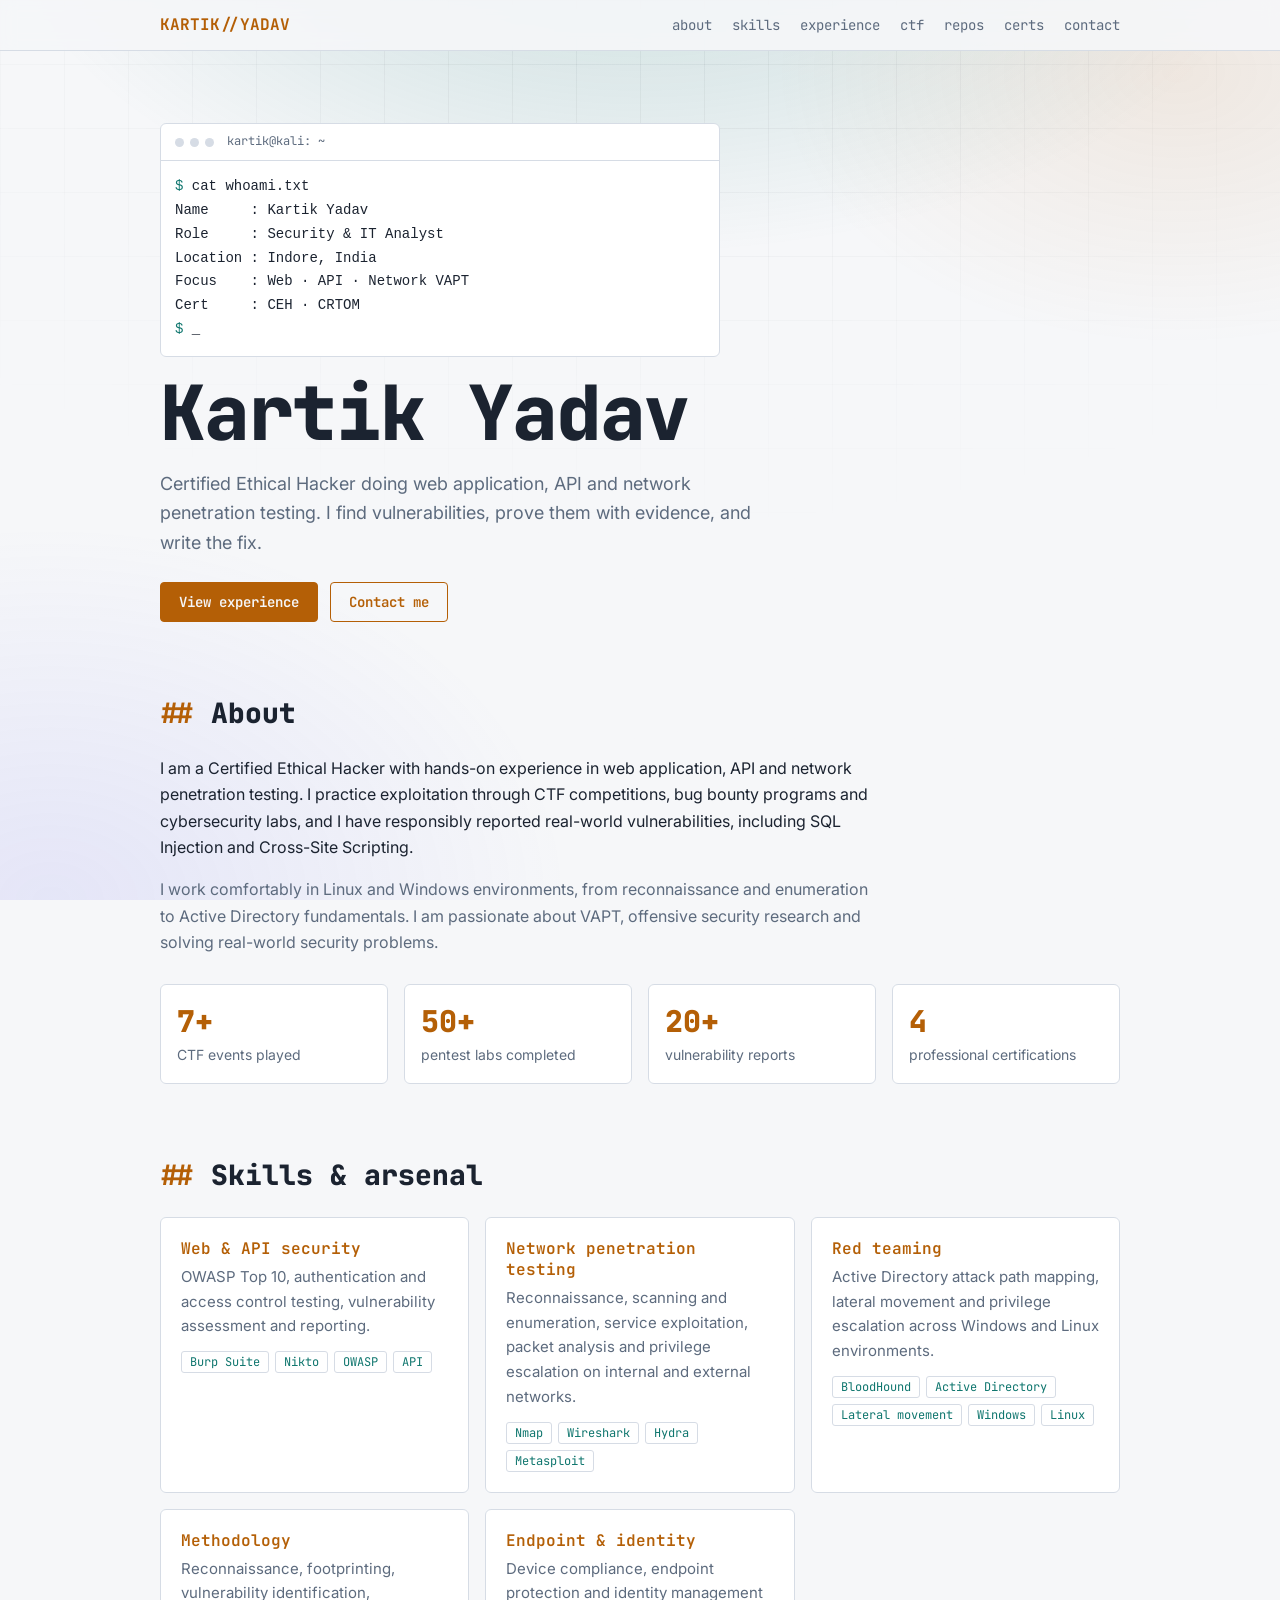
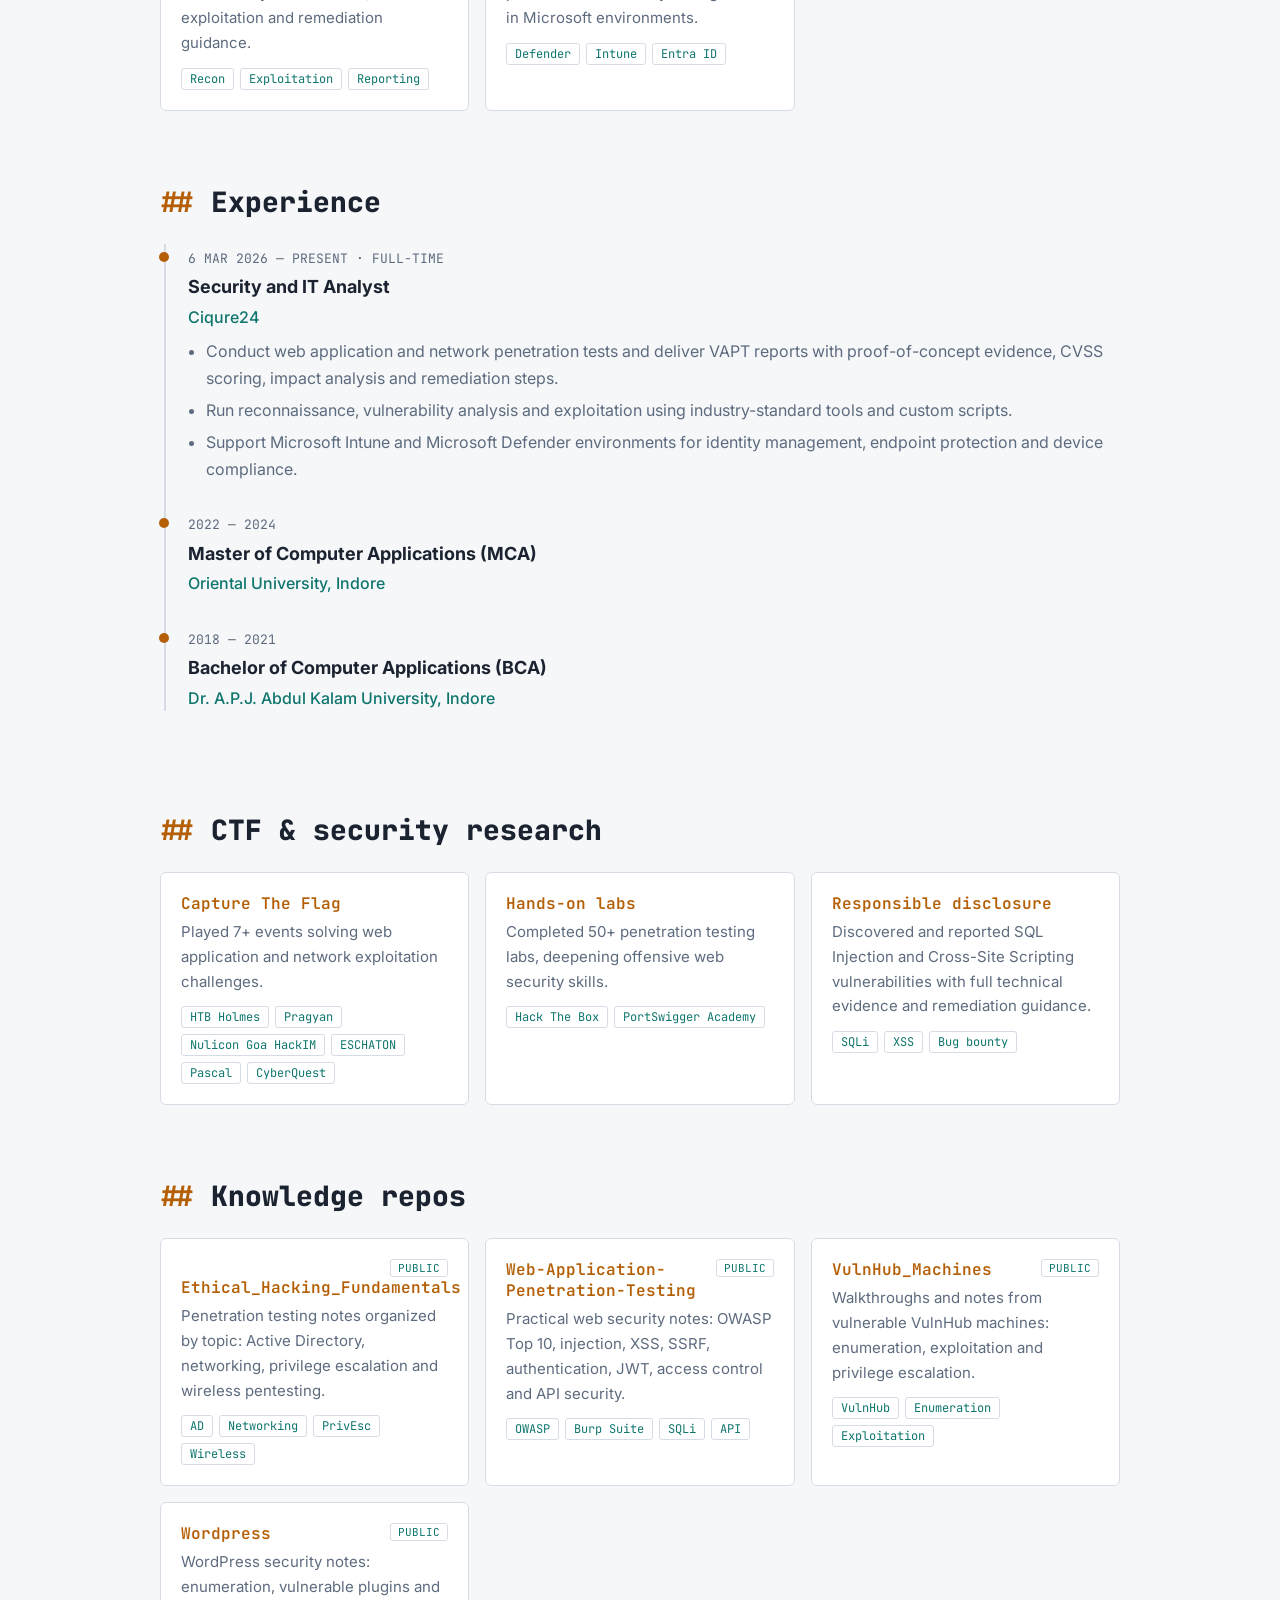
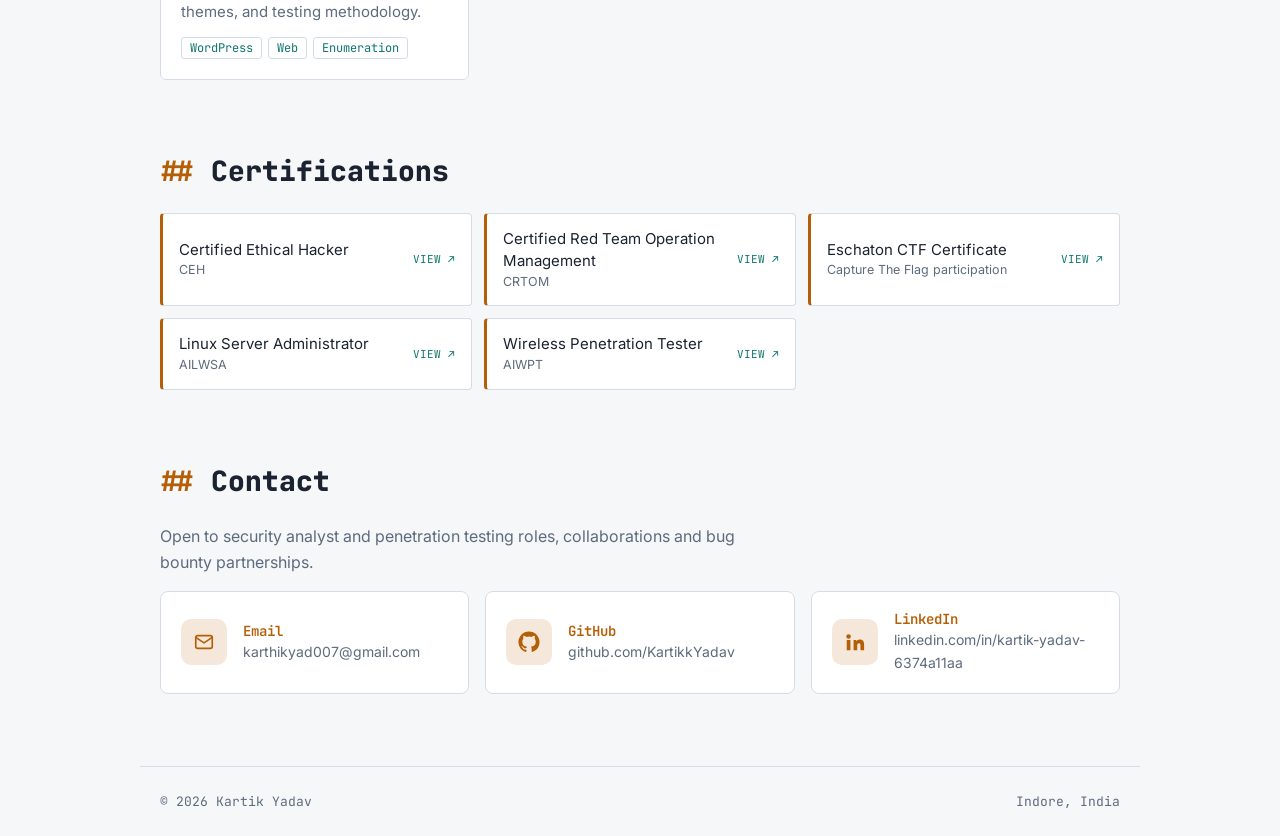
<file: index.html>
<!DOCTYPE html>
<html lang="en">
<head>
<meta charset="utf-8">
<meta name="viewport" content="width=device-width, initial-scale=1, viewport-fit=cover">
<title>Kartik Yadav | Security Analyst & Penetration Tester</title>
<meta name="description" content="Kartik Yadav, Certified Ethical Hacker. Web, API and network penetration testing, CTFs and responsible disclosure.">
<link rel="stylesheet" href="https://fonts.googleapis.com/css2?family=JetBrains+Mono:wght@400;600;800&family=Inter:wght@400;500;600&display=swap">
<style>
:root{--bg:#0d1117;--panel:#151b23;--line:#263040;--tx:#d5dde8;--mut:#8493a6;--ac:#ffb454;--ac2:#4fd1c5;box-sizing:border-box;padding-top:env(safe-area-inset-top,0px);padding-bottom:env(safe-area-inset-bottom,0px)}
@media (prefers-color-scheme:light){:root:not([data-theme="dark"]){--bg:#f6f7f9;--panel:#fff;--line:#d6dce5;--tx:#1b2330;--mut:#5d6b7e;--ac:#b45f06;--ac2:#0f766e}}
:root[data-theme="light"]{--bg:#f6f7f9;--panel:#fff;--line:#d6dce5;--tx:#1b2330;--mut:#5d6b7e;--ac:#b45f06;--ac2:#0f766e}
:root[data-theme="dark"]{--bg:#0d1117;--panel:#151b23;--line:#263040;--tx:#d5dde8;--mut:#8493a6;--ac:#ffb454;--ac2:#4fd1c5}
*{box-sizing:border-box}
html{scroll-behavior:smooth;scroll-padding-top:70px}
body{margin:0;background:var(--bg);color:var(--tx);font:16px/1.65 Inter,system-ui,sans-serif}
/* background: spotlight glow + fading fine grid + film grain (static, theme-aware) */
body::before{content:"";position:fixed;inset:0;z-index:-1;pointer-events:none;
background:
radial-gradient(900px 520px at 50% -120px,color-mix(in srgb,var(--ac2) 22%,transparent),transparent 72%),
radial-gradient(560px 380px at 92% 8%,color-mix(in srgb,var(--ac) 10%,transparent),transparent 72%),
radial-gradient(720px 520px at 4% 100%,color-mix(in srgb,#6366f1 12%,transparent),transparent 72%)}
body::after{content:"";position:fixed;inset:0;z-index:-1;pointer-events:none;
background:
linear-gradient(color-mix(in srgb,var(--tx) 6%,transparent) 1px,transparent 1px) 0 0/64px 64px,
linear-gradient(90deg,color-mix(in srgb,var(--tx) 6%,transparent) 1px,transparent 1px) 0 0/64px 64px;
-webkit-mask-image:radial-gradient(ellipse 75% 60% at 50% 0,#000 0%,transparent 100%);mask-image:radial-gradient(ellipse 75% 60% at 50% 0,#000 0%,transparent 100%)}
html::before{content:"";position:fixed;inset:0;z-index:-1;pointer-events:none;opacity:.07;mix-blend-mode:overlay;
background-image:url("data:image/svg+xml,%3Csvg xmlns='http://www.w3.org/2000/svg' width='160' height='160'%3E%3Cfilter id='n'%3E%3CfeTurbulence type='fractalNoise' baseFrequency='.8' numOctaves='2' stitchTiles='stitch'/%3E%3C/filter%3E%3Crect width='100%25' height='100%25' filter='url(%23n)'/%3E%3C/svg%3E")}
.mono{font-family:'JetBrains Mono',ui-monospace,Menlo,monospace}
a{color:var(--ac2);text-decoration:none}a:hover{text-decoration:underline}
a:focus-visible,button:focus-visible{outline:2px solid var(--ac);outline-offset:3px}
nav{position:sticky;top:0;z-index:5;background:color-mix(in srgb,var(--bg) 90%,transparent);backdrop-filter:blur(8px);border-bottom:1px solid var(--line)}
nav div{max-width:1000px;margin:auto;padding:12px 20px;display:flex;gap:20px;align-items:center;overflow-x:auto;white-space:nowrap}
nav b{color:var(--ac);margin-right:auto}
nav a{color:var(--mut);font-size:14px}
main{max-width:1000px;margin:auto;padding:0 20px}
section{padding:64px 0 8px}
h2{font:800 28px 'JetBrains Mono',monospace;margin:0 0 24px}
h2::before{content:"## ";color:var(--ac)}
.hero{padding-top:72px}
h1{font:800 clamp(40px,8vw,76px)/1 'JetBrains Mono',monospace;margin:18px 0 10px;letter-spacing:-2px}
.term{background:var(--panel);border:1px solid var(--line);border-radius:6px;font-size:14px;max-width:560px}
.term header{padding:8px 14px;border-bottom:1px solid var(--line);color:var(--mut);font-size:12px;display:flex;gap:6px;align-items:center}
.term header i{width:9px;height:9px;border-radius:50%;background:var(--line)}
.term pre{margin:0;padding:14px;white-space:pre-wrap;line-height:1.7}
.p{color:var(--ac2)}.k{color:var(--ac)}
.sub{color:var(--mut);max-width:620px;font-size:18px}
.btns{display:flex;gap:12px;flex-wrap:wrap;margin-top:24px}
.btn{padding:10px 18px;border:1px solid var(--ac);color:var(--ac);border-radius:4px;font:600 14px 'JetBrains Mono',monospace}
.btn.f{background:var(--ac);color:var(--bg)}.btn:hover{text-decoration:none;opacity:.85}
.grid{display:grid;grid-template-columns:repeat(auto-fit,minmax(280px,1fr));gap:16px}
.card{background:var(--panel);border:1px solid var(--line);border-radius:6px;padding:20px}
.card h3{margin:0 0 6px;font:600 16px 'JetBrains Mono',monospace;color:var(--ac)}
.card p{margin:0 0 12px;color:var(--mut);font-size:15px}
.tags{display:flex;flex-wrap:wrap;gap:6px}
.tags span{font:12px 'JetBrains Mono',monospace;border:1px solid var(--line);padding:2px 8px;border-radius:3px;color:var(--ac2)}
.tl{border-left:2px solid var(--line);padding-left:22px;margin-left:4px}
.tl article{position:relative;margin-bottom:28px}
.tl article::before{content:"";position:absolute;left:-29px;top:8px;width:10px;height:10px;background:var(--ac);border-radius:50%}
.tl time{font:13px 'JetBrains Mono',monospace;color:var(--mut)}
.tl h3{margin:2px 0;font-size:18px}.tl h4{margin:0 0 8px;color:var(--ac2);font-weight:500}
.tl ul{margin:0;padding-left:18px;color:var(--mut)}.tl li{margin-bottom:6px}
.repo{display:block;color:var(--tx)}.repo:hover{text-decoration:none;border-color:var(--ac)}
.repo em{float:right;font:11px 'JetBrains Mono',monospace;color:var(--ac2);border:1px solid var(--line);padding:1px 7px;border-radius:3px;font-style:normal}
.repo .tags{margin-top:4px}
.stat{display:grid;grid-template-columns:repeat(auto-fit,minmax(160px,1fr));gap:16px;margin-top:28px}
.stat div{border:1px solid var(--line);border-radius:6px;padding:16px;background:var(--panel)}
.stat b{display:block;font:800 30px 'JetBrains Mono',monospace;color:var(--ac)}
.stat span{color:var(--mut);font-size:14px}
.certs{list-style:none;padding:0;margin:0;display:grid;grid-template-columns:repeat(auto-fit,minmax(240px,1fr));gap:12px}
.certs li{background:var(--panel);border:1px solid var(--line);border-left:3px solid var(--ac);border-radius:4px;padding:14px 16px;font-size:15px}
.certs small{display:block;color:var(--mut)}
.certs li{padding:0}
.certs li a{display:flex;justify-content:space-between;align-items:center;gap:12px;padding:14px 16px;color:var(--tx);height:100%}
.certs li a:hover{text-decoration:none}
.certs li:hover{border-color:var(--ac)}
.certs em{font:11px 'JetBrains Mono',monospace;color:var(--ac2);font-style:normal;white-space:nowrap}
.certs li button{all:unset;box-sizing:border-box;display:flex;justify-content:space-between;align-items:center;gap:12px;padding:14px 16px;width:100%;height:100%;cursor:pointer;color:var(--tx);font:15px/1.5 Inter,system-ui,sans-serif}
.certs li button:focus-visible{outline:2px solid var(--ac);outline-offset:-2px}
dialog#cv{width:min(960px,94vw);max-height:92vh;padding:0;border:1px solid var(--line);border-radius:8px;background:var(--panel);color:var(--tx)}
dialog#cv::backdrop{background:rgba(0,0,0,.72)}
#cv header{display:flex;justify-content:space-between;align-items:center;gap:12px;padding:12px 16px;border-bottom:1px solid var(--line)}
#cv header b{font:600 14px 'JetBrains Mono',monospace;color:var(--ac)}
#cv header div{display:flex;gap:10px;align-items:center}
#cv header a{font:12px 'JetBrains Mono',monospace}
#cv header button{all:unset;cursor:pointer;font:600 14px 'JetBrains Mono',monospace;padding:4px 10px;border:1px solid var(--line);border-radius:4px}
#cv header button:focus-visible{outline:2px solid var(--ac)}
#cvb{padding:12px;overflow:auto;max-height:calc(92vh - 58px);text-align:center}
#cvb img{max-width:100%;height:auto;border-radius:4px}
#cvb iframe{width:100%;height:78vh;border:0;background:#fff}
#cvb p{color:var(--mut);padding:40px 12px}
.contact a.row{display:flex;justify-content:space-between;gap:12px;padding:14px 0;border-bottom:1px solid var(--line);color:var(--tx);flex-wrap:wrap}
.contact a.row span:first-child{color:var(--mut)}
.cgrid{display:grid;grid-template-columns:repeat(auto-fit,minmax(260px,1fr));gap:16px}
.cc{display:flex;align-items:center;gap:16px;background:var(--panel);border:1px solid var(--line);border-radius:8px;padding:18px 20px;color:var(--tx);transition:border-color .15s,transform .15s}
.cc:hover{text-decoration:none;border-color:var(--ac);transform:translateY(-2px)}
.cc .ic{flex:none;width:46px;height:46px;border-radius:10px;display:grid;place-items:center;background:color-mix(in srgb,var(--ac) 14%,transparent);color:var(--ac)}
.cc svg{width:22px;height:22px;fill:none;stroke:currentColor;stroke-width:1.8;stroke-linecap:round;stroke-linejoin:round}
.cc svg.fl{fill:currentColor;stroke:none}
.cc b{display:block;font:600 14px 'JetBrains Mono',monospace;color:var(--ac)}
.cc span.v{display:block;font-size:14px;color:var(--mut);overflow-wrap:anywhere}
/* interactive tiles: border, tint and lift on hover */
.card,.stat div,.certs li,.cc{transition:background-color .25s,border-color .25s,transform .2s,box-shadow .25s}
.card:hover,.stat div:hover,.certs li:hover,.cc:hover{
background-color:color-mix(in srgb,var(--ac2) 8%,var(--panel));
border-color:var(--ac);transform:translateY(-3px);box-shadow:0 10px 26px rgba(0,0,0,.18)}
@media (prefers-reduced-motion:reduce){.card:hover,.stat div:hover,.certs li:hover,.cc:hover{transform:none}}
footer{max-width:1000px;margin:64px auto 0;padding:24px 20px;border-top:1px solid var(--line);color:var(--mut);font-size:13px;display:flex;justify-content:space-between;flex-wrap:wrap;gap:8px}
.cur::after{content:"_";animation:b 1s steps(1) infinite}
@keyframes b{50%{opacity:0}}
@media (prefers-reduced-motion:reduce){.cur::after{animation:none}html{scroll-behavior:auto}}
</style>
</head>
<body>
<nav><div class="mono"><b>KARTIK//YADAV</b><a href="#about">about</a><a href="#skills">skills</a><a href="#experience">experience</a><a href="#research">ctf</a><a href="#repos">repos</a><a href="#certs">certs</a><a href="#contact">contact</a></div></nav>
<main>
<section class="hero" id="top">
  <div class="term mono"><header><i></i><i></i><i></i>&nbsp;kartik@kali: ~</header>
<pre><span class="p">$</span> cat whoami.txt
Name     : Kartik Yadav
Role     : Security &amp; IT Analyst
Location : Indore, India
Focus    : Web · API · Network VAPT
Cert     : CEH · CRTOM
<span class="p">$</span> <span class="cur"></span></pre></div>
  <h1>Kartik Yadav</h1>
  <p class="sub">Certified Ethical Hacker doing web application, API and network penetration testing. I find vulnerabilities, prove them with evidence, and write the fix.</p>
  <div class="btns"><a class="btn f" href="#experience">View experience</a><a class="btn" href="#contact">Contact me</a></div>
</section>

<section id="about">
  <h2>About</h2>
  <p style="max-width:720px">I am a Certified Ethical Hacker with hands-on experience in web application, API and network penetration testing. I practice exploitation through CTF competitions, bug bounty programs and cybersecurity labs, and I have responsibly reported real-world vulnerabilities, including SQL Injection and Cross-Site Scripting.</p>
  <p style="max-width:720px;color:var(--mut)">I work comfortably in Linux and Windows environments, from reconnaissance and enumeration to Active Directory fundamentals. I am passionate about VAPT, offensive security research and solving real-world security problems.</p>
  <div class="stat">
    <div><b>7+</b><span>CTF events played</span></div>
    <div><b>50+</b><span>pentest labs completed</span></div>
    <div><b>20+</b><span>vulnerability reports</span></div>
    <div><b>4</b><span>professional certifications</span></div>
  </div>
</section>

<section id="skills">
  <h2>Skills &amp; arsenal</h2>
  <div class="grid">
    <div class="card"><h3>Web &amp; API security</h3><p>OWASP Top 10, authentication and access control testing, vulnerability assessment and reporting.</p><div class="tags"><span>Burp Suite</span><span>Nikto</span><span>OWASP</span><span>API</span></div></div>
    <div class="card"><h3>Network penetration testing</h3><p>Reconnaissance, scanning and enumeration, service exploitation, packet analysis and privilege escalation on internal and external networks.</p><div class="tags"><span>Nmap</span><span>Wireshark</span><span>Hydra</span><span>Metasploit</span></div></div>
    <div class="card"><h3>Red teaming</h3><p>Active Directory attack path mapping, lateral movement and privilege escalation across Windows and Linux environments.</p><div class="tags"><span>BloodHound</span><span>Active Directory</span><span>Lateral movement</span><span>Windows</span><span>Linux</span></div></div>
    <div class="card"><h3>Methodology</h3><p>Reconnaissance, footprinting, vulnerability identification, exploitation and remediation guidance.</p><div class="tags"><span>Recon</span><span>Exploitation</span><span>Reporting</span></div></div>
    <div class="card"><h3>Endpoint &amp; identity</h3><p>Device compliance, endpoint protection and identity management in Microsoft environments.</p><div class="tags"><span>Defender</span><span>Intune</span><span>Entra ID</span></div></div>
  </div>
</section>

<section id="experience">
  <h2>Experience</h2>
  <div class="tl">
    <article>
      <time>6 MAR 2026 — PRESENT · FULL-TIME</time>
      <h3>Security and IT Analyst</h3><h4>Ciqure24</h4>
      <ul>
        <li>Conduct web application and network penetration tests and deliver VAPT reports with proof-of-concept evidence, CVSS scoring, impact analysis and remediation steps.</li>
        <li>Run reconnaissance, vulnerability analysis and exploitation using industry-standard tools and custom scripts.</li>
        <li>Support Microsoft Intune and Microsoft Defender environments for identity management, endpoint protection and device compliance.</li>
      </ul>
    </article>
    <article>
      <time>2022 — 2024</time>
      <h3>Master of Computer Applications (MCA)</h3><h4>Oriental University, Indore</h4>
    </article>
    <article>
      <time>2018 — 2021</time>
      <h3>Bachelor of Computer Applications (BCA)</h3><h4>Dr. A.P.J. Abdul Kalam University, Indore</h4>
    </article>
  </div>
</section>

<section id="research">
  <h2>CTF &amp; security research</h2>
  <div class="grid">
    <div class="card"><h3>Capture The Flag</h3><p>Played 7+ events solving web application and network exploitation challenges.</p><div class="tags"><span>HTB Holmes</span><span>Pragyan</span><span>Nulicon Goa HackIM</span><span>ESCHATON</span><span>Pascal</span><span>CyberQuest</span></div></div>
    <div class="card"><h3>Hands-on labs</h3><p>Completed 50+ penetration testing labs, deepening offensive web security skills.</p><div class="tags"><span>Hack The Box</span><span>PortSwigger Academy</span></div></div>
    <div class="card"><h3>Responsible disclosure</h3><p>Discovered and reported SQL Injection and Cross-Site Scripting vulnerabilities with full technical evidence and remediation guidance.</p><div class="tags"><span>SQLi</span><span>XSS</span><span>Bug bounty</span></div></div>
  </div>
</section>

<section id="repos">
  <h2>Knowledge repos</h2>
  <div class="grid">
    <a class="card repo" href="https://github.com/KartikkYadav/Ethical_Hacking_Fundamentals" target="_blank" rel="noopener"><em>PUBLIC</em><h3>Ethical_Hacking_Fundamentals</h3><p>Penetration testing notes organized by topic: Active Directory, networking, privilege escalation and wireless pentesting.</p><div class="tags"><span>AD</span><span>Networking</span><span>PrivEsc</span><span>Wireless</span></div></a>
    <a class="card repo" href="https://github.com/KartikkYadav/Web-Application-Penetration-Testing" target="_blank" rel="noopener"><em>PUBLIC</em><h3>Web-Application-Penetration-Testing</h3><p>Practical web security notes: OWASP Top 10, injection, XSS, SSRF, authentication, JWT, access control and API security.</p><div class="tags"><span>OWASP</span><span>Burp Suite</span><span>SQLi</span><span>API</span></div></a>
    <a class="card repo" href="https://github.com/KartikkYadav/VulnHub_Machines" target="_blank" rel="noopener"><em>PUBLIC</em><h3>VulnHub_Machines</h3><p>Walkthroughs and notes from vulnerable VulnHub machines: enumeration, exploitation and privilege escalation.</p><div class="tags"><span>VulnHub</span><span>Enumeration</span><span>Exploitation</span></div></a>
    <a class="card repo" href="https://github.com/KartikkYadav/Wordpress" target="_blank" rel="noopener"><em>PUBLIC</em><h3>Wordpress</h3><p>WordPress security notes: enumeration, vulnerable plugins and themes, and testing methodology.</p><div class="tags"><span>WordPress</span><span>Web</span><span>Enumeration</span></div></a>
  </div>
</section>

<section id="certs">
  <h2>Certifications</h2>
  <ul class="certs">
    <li><button type="button" data-src="Certification/1745312536847.jpeg" data-title="Certified Ethical Hacker"><span>Certified Ethical Hacker<small>CEH</small></span><em>VIEW ↗</em></button></li>
    <li><button type="button" data-src="Certification/certified_red_certificate.png" data-pdf="Certification/certified_red_certificate.pdf" data-title="Certified Red Team Operation Management"><span>Certified Red Team Operation Management<small>CRTOM</small></span><em>VIEW ↗</em></button></li>
    <li><button type="button" data-src="Certification/Eschaton_CTF_Certificate.png" data-pdf="Certification/Eschaton_CTF_Certificate.pdf" data-title="Eschaton CTF Certificate"><span>Eschaton CTF Certificate<small>Capture The Flag participation</small></span><em>VIEW ↗</em></button></li>
    <li><button type="button" data-src="Certification/Certified-Linux-Server-Administrator.png" data-title="Linux Server Administrator"><span>Linux Server Administrator<small>AILWSA</small></span><em>VIEW ↗</em></button></li>
    <li><button type="button" data-src="Certification/Wireless-Penetration-Tester-2048x1460.png" data-title="Wireless Penetration Tester"><span>Wireless Penetration Tester<small>AIWPT</small></span><em>VIEW ↗</em></button></li>
  </ul>
</section>

<section id="contact" class="contact">
  <h2>Contact</h2>
  <p style="color:var(--mut);max-width:620px">Open to security analyst and penetration testing roles, collaborations and bug bounty partnerships.</p>
<div class="cgrid">
    <a class="cc" href="mailto:karthikyad007@gmail.com"><span class="ic"><svg viewBox="0 0 24 24"><rect x="3" y="5" width="18" height="14" rx="2"/><path d="m3 7 9 6 9-6"/></svg></span><span><b>Email</b><span class="v">karthikyad007@gmail.com</span></span></a>
    <a class="cc" href="https://github.com/KartikkYadav" target="_blank" rel="noopener"><span class="ic"><svg class="fl" viewBox="0 0 24 24"><path d="M12 .5C5.65.5.5 5.65.5 12c0 5.08 3.29 9.39 7.86 10.91.58.1.79-.25.79-.56v-2.1c-3.2.7-3.87-1.36-3.87-1.36-.52-1.33-1.28-1.69-1.28-1.69-1.04-.71.08-.7.08-.7 1.15.08 1.76 1.18 1.76 1.18 1.03 1.76 2.69 1.25 3.35.96.1-.74.4-1.25.73-1.54-2.55-.29-5.24-1.28-5.24-5.69 0-1.26.45-2.28 1.18-3.09-.12-.29-.51-1.46.11-3.05 0 0 .97-.31 3.17 1.18a11 11 0 0 1 5.77 0c2.2-1.49 3.17-1.18 3.17-1.18.62 1.59.23 2.76.11 3.05.74.81 1.18 1.83 1.18 3.09 0 4.42-2.69 5.39-5.25 5.68.41.36.78 1.06.78 2.14v3.17c0 .31.21.67.8.56A11.5 11.5 0 0 0 23.5 12C23.5 5.65 18.35.5 12 .5z"/></svg></span><span><b>GitHub</b><span class="v">github.com/KartikkYadav</span></span></a>
    <a class="cc" href="https://linkedin.com/in/kartik-yadav-6374a11aa" target="_blank" rel="noopener"><span class="ic"><svg class="fl" viewBox="0 0 24 24"><path d="M4.98 3.5a2.5 2.5 0 1 1 0 5 2.5 2.5 0 0 1 0-5zM3 9.75h4V21H3V9.75zm6.5 0h3.83v1.54h.05c.53-1 1.84-2.07 3.78-2.07 4.04 0 4.79 2.66 4.79 6.12V21h-4v-4.9c0-1.17-.02-2.67-1.63-2.67-1.63 0-1.88 1.27-1.88 2.58V21h-4V9.75z"/></svg></span><span><b>LinkedIn</b><span class="v">linkedin.com/in/kartik-yadav-6374a11aa</span></span></a>
  </div>
</section>
</main>
<footer class="mono"><span>© 2026 Kartik Yadav</span><span>Indore, India</span></footer>
<dialog id="cv" aria-label="Certificate viewer"><header><b id="cvt"></b><div><a id="cvo" href="#" target="_blank" rel="noopener">open in new tab</a><button type="button" id="cvx" aria-label="Close">close</button></div></header><div id="cvb"></div></dialog>
<script>
(function(){
var d=document.getElementById('cv'),b=document.getElementById('cvb');
function show(src,title,pdf){
 document.getElementById('cvt').textContent=title;
 document.getElementById('cvo').href=pdf||src;
 b.innerHTML='';
 if(/\.pdf$/i.test(src)){
  var f=document.createElement('iframe');f.src=src;f.title=title;b.appendChild(f);
 }else{
  var i=document.createElement('img');i.alt=title+' certificate';i.src=src;
  i.onerror=function(){b.innerHTML='<p>Certificate file not found. Upload the Certification folder next to index.html.</p>';};
  b.appendChild(i);
 }
 if(d.showModal)d.showModal();else d.setAttribute('open','');
}
document.querySelectorAll('.certs button').forEach(function(x){
 x.addEventListener('click',function(){show(x.dataset.src,x.dataset.title,x.dataset.pdf);});
});
document.getElementById('cvx').addEventListener('click',function(){d.close();});
d.addEventListener('click',function(e){if(e.target===d)d.close();});
d.addEventListener('close',function(){b.innerHTML='';});
})();
</script>
</body>
</html>
</file>
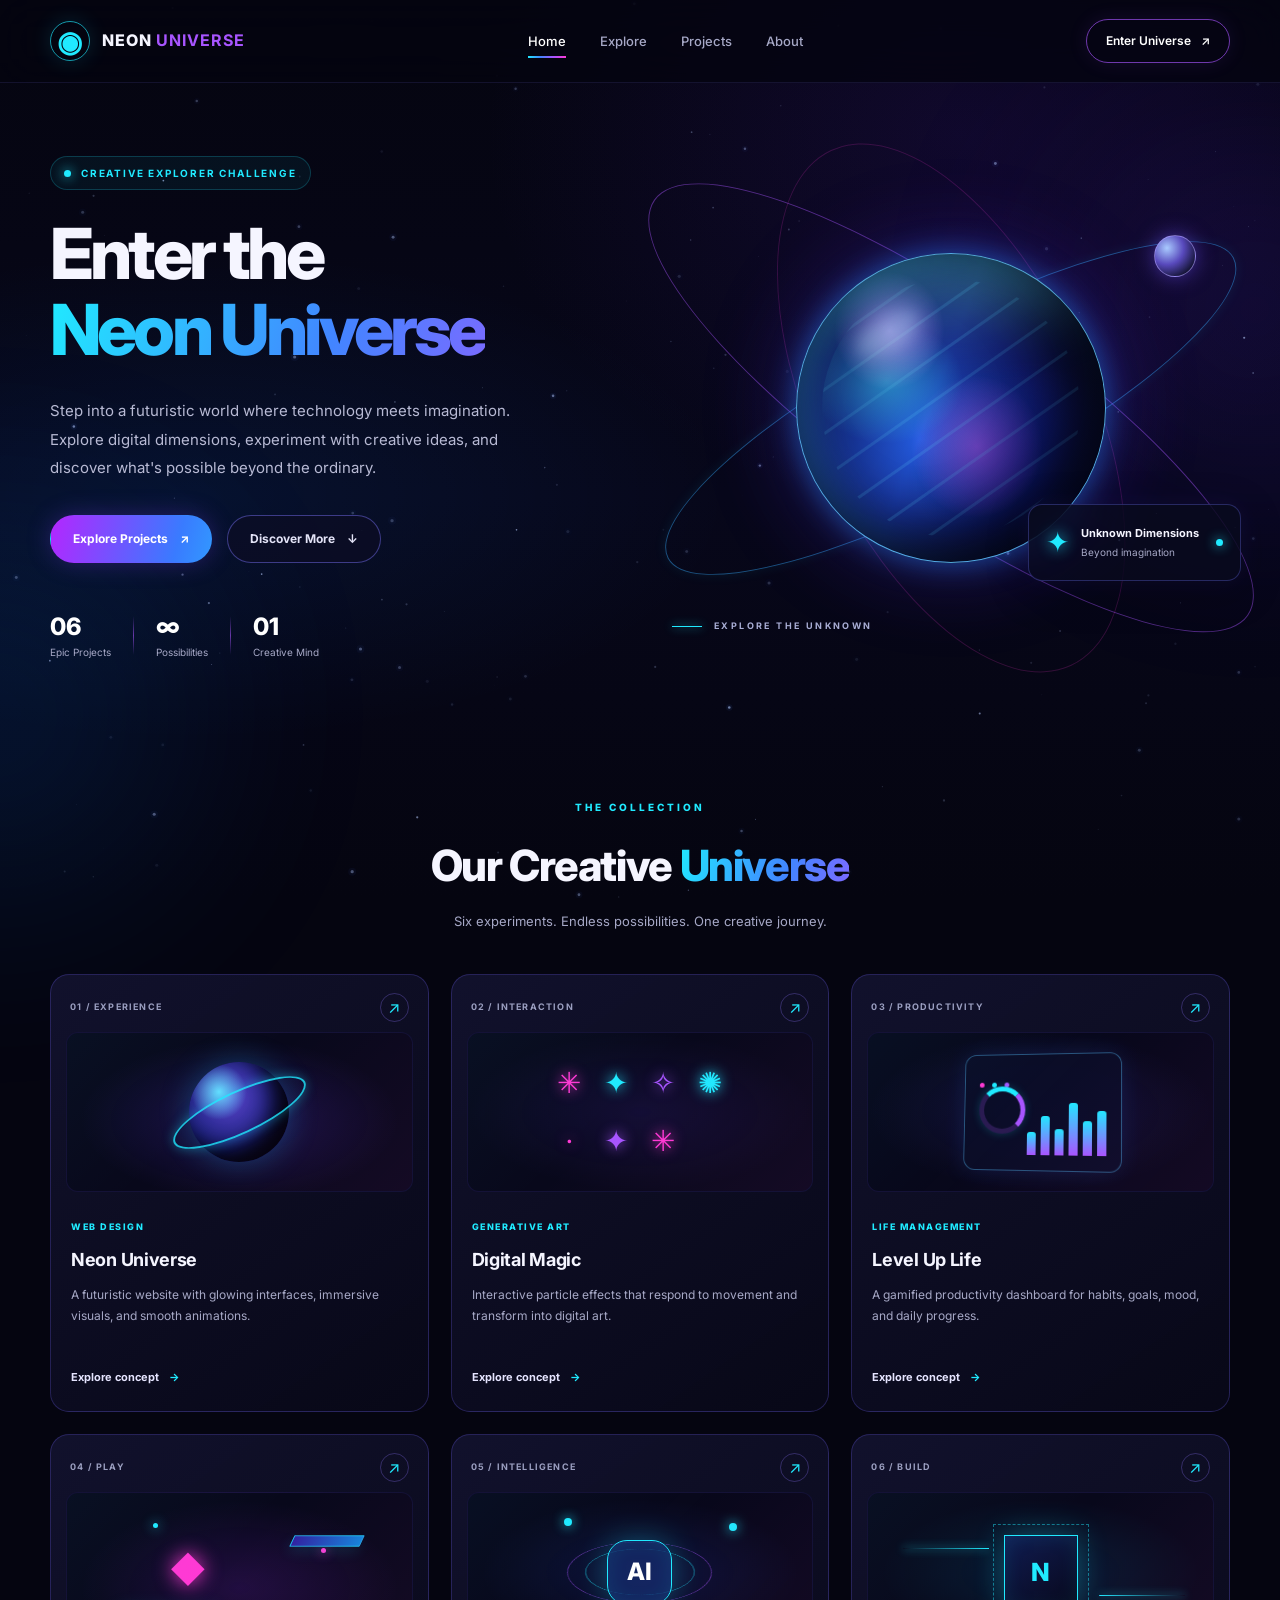
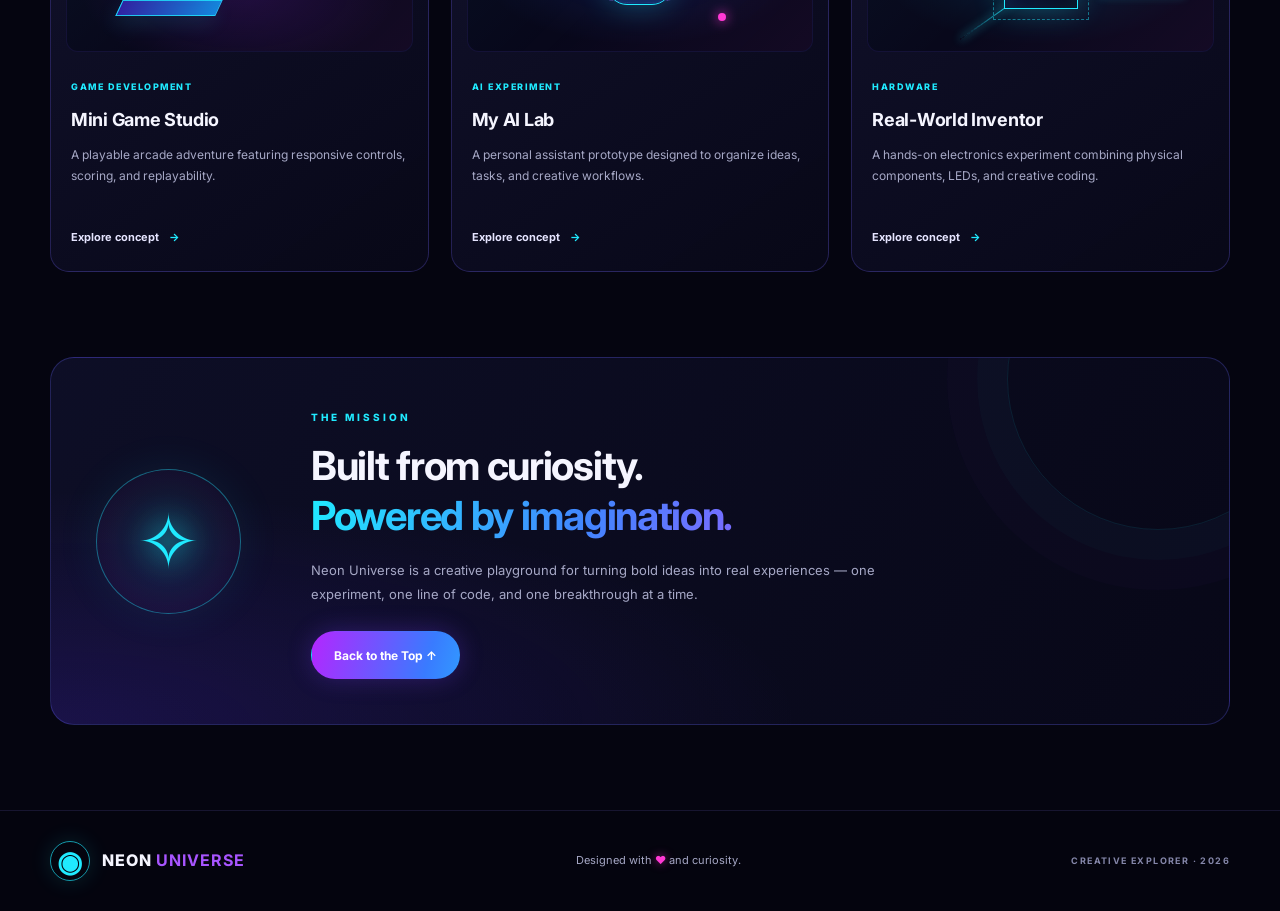
<file: neon-universe/index.html>
<!DOCTYPE html>
<html lang="en">
<head>
  <meta charset="UTF-8">
  <meta name="viewport" content="width=device-width, initial-scale=1.0">
  <meta name="theme-color" content="#050510">

  <title>Neon Universe | Explore Beyond</title>
  <meta name="description" content="Step into Neon Universe — a futuristic world of creative experiments, interactive projects, digital art and technology.">

  <link rel="preconnect" href="https://fonts.googleapis.com">
  <link rel="preconnect" href="https://fonts.gstatic.com" crossorigin>
  <link href="https://fonts.googleapis.com/css2?family=Inter:wght@400;500;600;700;800;900&display=swap" rel="stylesheet">

  <link rel="stylesheet" href="style.css">
  <script src="script.js" defer></script>
</head>

<body>
  <div class="ambient ambient-one"></div>
  <div class="ambient ambient-two"></div>
  <canvas id="starfield" aria-hidden="true"></canvas>

  <!-- Navigation -->
  <header class="site-header">
    <nav class="navbar container" aria-label="Main navigation">
      <a href="#home" class="brand" aria-label="Neon Universe home">
        <span class="brand-icon">◉</span>
        <span>NEON <strong>UNIVERSE</strong></span>
      </a>

      <button
        class="menu-toggle"
        id="menu-toggle"
        aria-label="Open navigation"
        aria-expanded="false"
        aria-controls="nav-links"
      >
        <span></span>
        <span></span>
        <span></span>
      </button>

      <div class="nav-links" id="nav-links">
        <a href="#home" class="nav-link active">Home</a>
        <a href="#explore" class="nav-link">Explore</a>
        <a href="#projects" class="nav-link">Projects</a>
        <a href="#about" class="nav-link">About</a>
      </div>

      <a href="#projects" class="nav-cta">
        Enter Universe <span aria-hidden="true">↗</span>
      </a>
    </nav>
  </header>

  <main>
    <!-- Hero -->
    <section class="hero container" id="home">
      <div class="hero-content">
        <div class="eyebrow">
          <span class="status-dot"></span>
          CREATIVE EXPLORER CHALLENGE
        </div>

        <h1>
          Enter the<br>
          <span class="gradient-text">Neon Universe</span>
        </h1>

        <p class="hero-description">
          Step into a futuristic world where technology meets imagination.
          Explore digital dimensions, experiment with creative ideas, and
          discover what's possible beyond the ordinary.
        </p>

        <div class="hero-actions">
          <a href="#projects" class="button button-primary">
            Explore Projects <span aria-hidden="true">↗</span>
          </a>

          <a href="#about" class="button button-secondary">
            Discover More <span aria-hidden="true">↓</span>
          </a>
        </div>

        <div class="hero-stats">
          <div class="stat">
            <span class="stat-number">06</span>
            <span class="stat-label">Epic Projects</span>
          </div>

          <div class="stat-divider"></div>

          <div class="stat">
            <span class="stat-number">∞</span>
            <span class="stat-label">Possibilities</span>
          </div>

          <div class="stat-divider"></div>

          <div class="stat">
            <span class="stat-number">01</span>
            <span class="stat-label">Creative Mind</span>
          </div>
        </div>
      </div>

      <div class="hero-visual" id="explore">
        <div class="orbit orbit-one"></div>
        <div class="orbit orbit-two"></div>
        <div class="orbit orbit-three"></div>

        <div class="planet">
          <div class="planet-glow"></div>
          <div class="planet-surface"></div>
        </div>

        <div class="planet-moon"></div>

        <div class="floating-card">
          <span class="floating-card-icon">✦</span>
          <div>
            <strong>Unknown Dimensions</strong>
            <p>Beyond imagination</p>
          </div>
          <span class="live-indicator"></span>
        </div>

        <div class="visual-caption">
          <span class="caption-line"></span>
          <span>EXPLORE THE UNKNOWN</span>
        </div>
      </div>
    </section>

    <!-- Projects -->
    <section class="projects-section container" id="projects">
      <div class="section-heading">
        <span class="section-kicker">THE COLLECTION</span>
        <h2>Our Creative <span class="gradient-text">Universe</span></h2>
        <p>Six experiments. Endless possibilities. One creative journey.</p>
      </div>

      <div class="project-grid">
        <article class="project-card project-neon">
          <div class="project-top">
            <span class="project-number">01 / EXPERIENCE</span>
            <span class="project-arrow">↗</span>
          </div>
          <div class="project-art art-planet">
            <div class="mini-orbit"></div>
            <div class="mini-planet"></div>
          </div>
          <div class="project-info">
            <span class="project-tag">WEB DESIGN</span>
            <h3>Neon Universe</h3>
            <p>A futuristic website with glowing interfaces, immersive visuals, and smooth animations.</p>
            <a href="#home" class="project-link">Explore concept <span>→</span></a>
          </div>
        </article>

        <article class="project-card project-particles">
          <div class="project-top">
            <span class="project-number">02 / INTERACTION</span>
            <span class="project-arrow">↗</span>
          </div>
          <div class="project-art art-particles">
            <span>✳</span><span>✦</span><span>✧</span><span>✺</span>
            <span>·</span><span>✦</span><span>✳</span>
          </div>
          <div class="project-info">
            <span class="project-tag">GENERATIVE ART</span>
            <h3>Digital Magic</h3>
            <p>Interactive particle effects that respond to movement and transform into digital art.</p>
            <a href="#about" class="project-link">Explore concept <span>→</span></a>
          </div>
        </article>

        <article class="project-card project-life">
          <div class="project-top">
            <span class="project-number">03 / PRODUCTIVITY</span>
            <span class="project-arrow">↗</span>
          </div>
          <div class="project-art art-dashboard">
            <div class="dashboard-window">
              <span class="dashboard-dot"></span>
              <span class="dashboard-dot"></span>
              <span class="dashboard-dot"></span>
              <div class="dashboard-ring"></div>
              <div class="dashboard-bars">
                <i></i><i></i><i></i><i></i><i></i><i></i>
              </div>
            </div>
          </div>
          <div class="project-info">
            <span class="project-tag">LIFE MANAGEMENT</span>
            <h3>Level Up Life</h3>
            <p>A gamified productivity dashboard for habits, goals, mood, and daily progress.</p>
            <a href="#about" class="project-link">Explore concept <span>→</span></a>
          </div>
        </article>

        <article class="project-card project-game">
          <div class="project-top">
            <span class="project-number">04 / PLAY</span>
            <span class="project-arrow">↗</span>
          </div>
          <div class="project-art art-game">
            <div class="game-star star-a"></div>
            <div class="game-star star-b"></div>
            <div class="game-platform platform-a"></div>
            <div class="game-platform platform-b"></div>
            <div class="game-character">◆</div>
          </div>
          <div class="project-info">
            <span class="project-tag">GAME DEVELOPMENT</span>
            <h3>Mini Game Studio</h3>
            <p>A playable arcade adventure featuring responsive controls, scoring, and replayability.</p>
            <a href="#about" class="project-link">Explore concept <span>→</span></a>
          </div>
        </article>

        <article class="project-card project-ai">
          <div class="project-top">
            <span class="project-number">05 / INTELLIGENCE</span>
            <span class="project-arrow">↗</span>
          </div>
          <div class="project-art art-ai">
            <div class="ai-core">AI</div>
            <div class="ai-ring ai-ring-one"></div>
            <div class="ai-ring ai-ring-two"></div>
            <span class="ai-node node-a"></span>
            <span class="ai-node node-b"></span>
            <span class="ai-node node-c"></span>
          </div>
          <div class="project-info">
            <span class="project-tag">AI EXPERIMENT</span>
            <h3>My AI Lab</h3>
            <p>A personal assistant prototype designed to organize ideas, tasks, and creative workflows.</p>
            <a href="#about" class="project-link">Explore concept <span>→</span></a>
          </div>
        </article>

        <article class="project-card project-inventor">
          <div class="project-top">
            <span class="project-number">06 / BUILD</span>
            <span class="project-arrow">↗</span>
          </div>
          <div class="project-art art-hardware">
            <div class="hardware-chip">N</div>
            <div class="circuit circuit-a"></div>
            <div class="circuit circuit-b"></div>
            <div class="circuit circuit-c"></div>
          </div>
          <div class="project-info">
            <span class="project-tag">HARDWARE</span>
            <h3>Real-World Inventor</h3>
            <p>A hands-on electronics experiment combining physical components, LEDs, and creative coding.</p>
            <a href="#about" class="project-link">Explore concept <span>→</span></a>
          </div>
        </article>
      </div>
    </section>

    <!-- About -->
    <section class="about-section container" id="about">
      <div class="about-panel">
        <div class="about-symbol">✧</div>
        <div class="about-content">
          <span class="section-kicker">THE MISSION</span>
          <h2>Built from curiosity.<br><span class="gradient-text">Powered by imagination.</span></h2>
          <p>
            Neon Universe is a creative playground for turning bold ideas into
            real experiences — one experiment, one line of code, and one
            breakthrough at a time.
          </p>
          <a href="#home" class="button button-primary">Back to the Top ↑</a>
        </div>
      </div>
    </section>
  </main>

  <!-- Footer -->
  <footer class="site-footer">
    <div class="container footer-inner">
      <a href="#home" class="brand">
        <span class="brand-icon">◉</span>
        <span>NEON <strong>UNIVERSE</strong></span>
      </a>

      <p>Designed with <span class="heart">♥</span> and curiosity.</p>

      <span class="footer-credit">CREATIVE EXPLORER · 2026</span>
    </div>
  </footer>
</body>
</html>
</file>
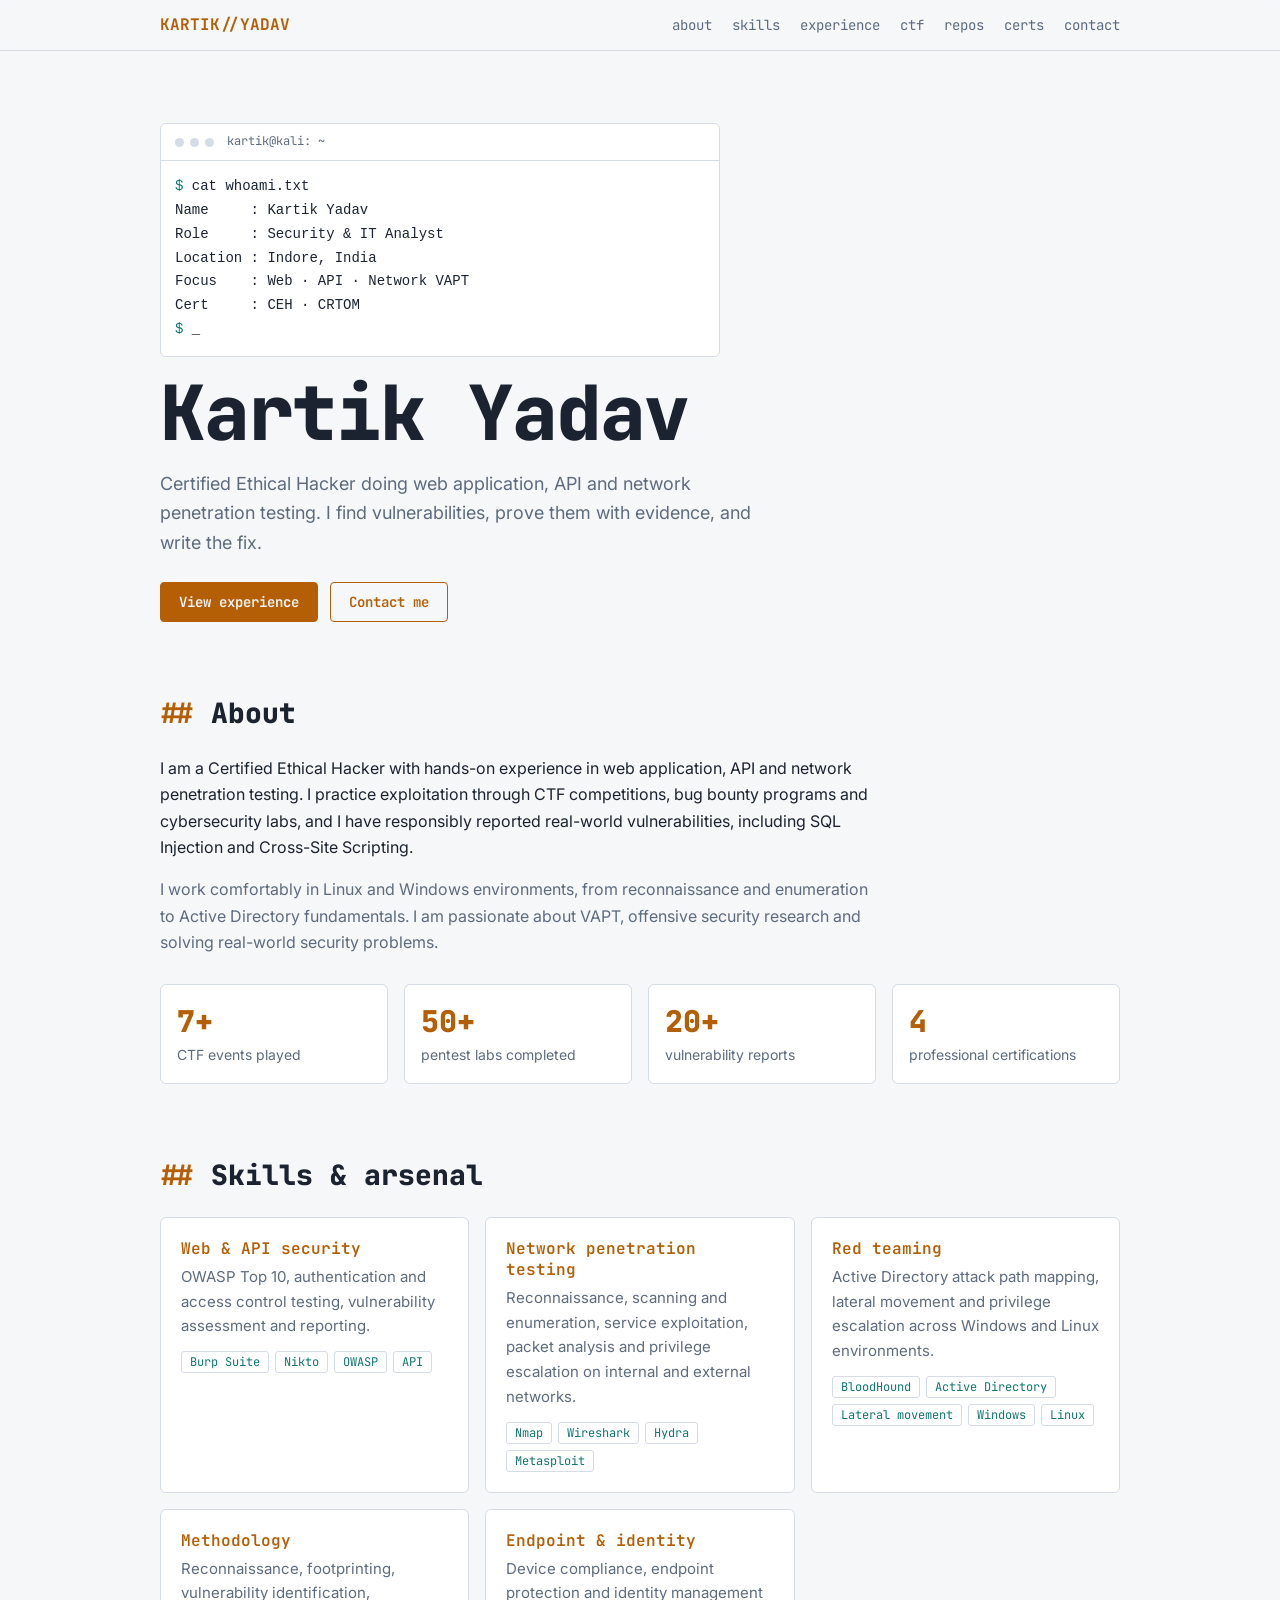
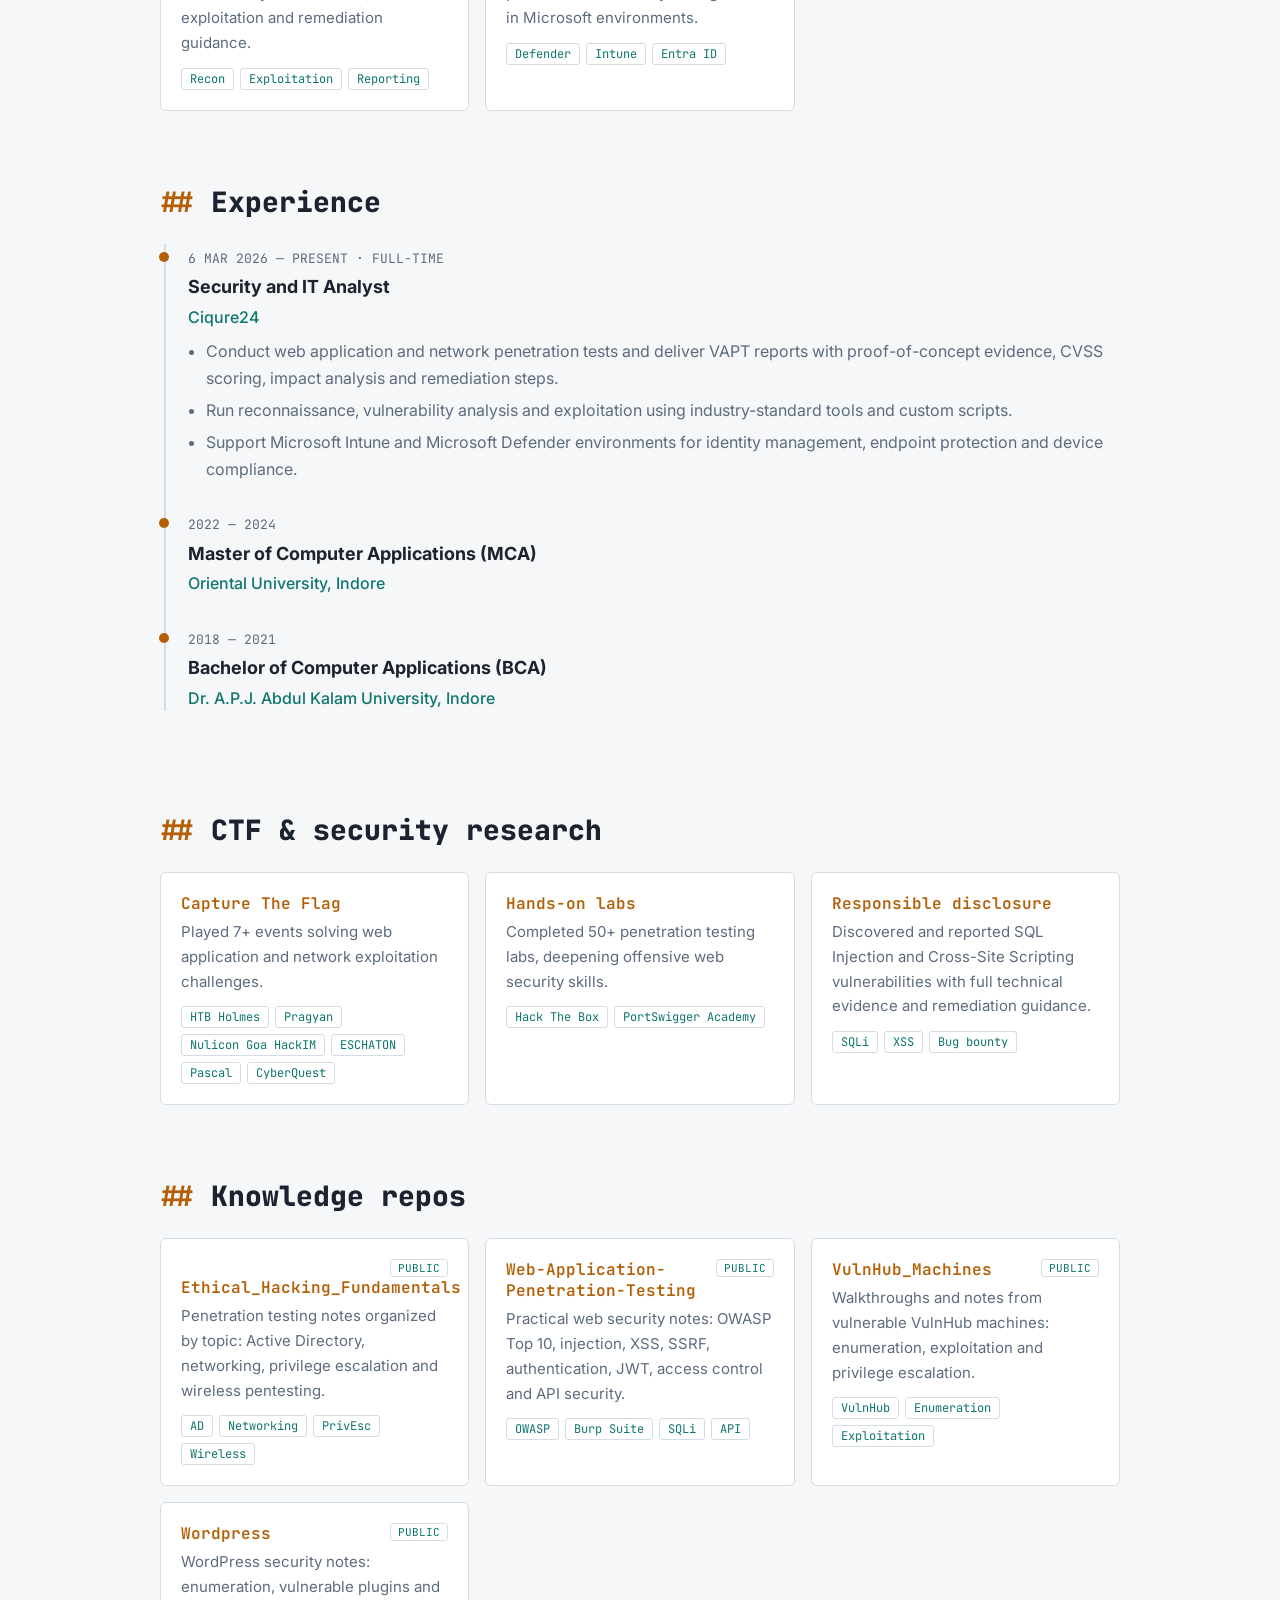
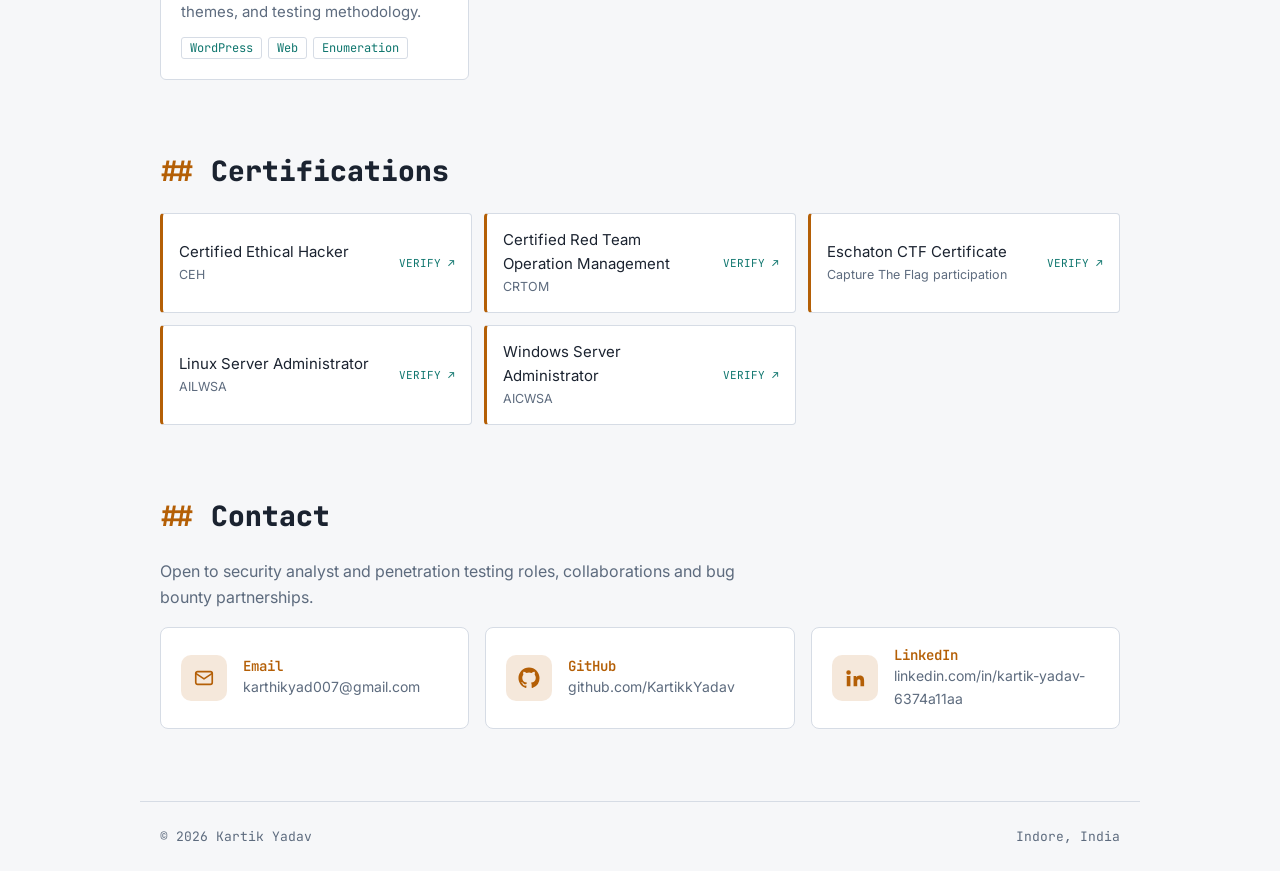
<file: index (1).html>
<!DOCTYPE html>
<html lang="en">
<head>
<meta charset="utf-8">
<meta name="viewport" content="width=device-width, initial-scale=1, viewport-fit=cover">
<title>Kartik Yadav | Security Analyst & Penetration Tester</title>
<meta name="description" content="Kartik Yadav, Certified Ethical Hacker. Web, API and network penetration testing, CTFs and responsible disclosure.">
<link rel="stylesheet" href="https://fonts.googleapis.com/css2?family=JetBrains+Mono:wght@400;600;800&family=Inter:wght@400;500;600&display=swap">
<style>
:root{--bg:#0d1117;--panel:#151b23;--line:#263040;--tx:#d5dde8;--mut:#8493a6;--ac:#ffb454;--ac2:#4fd1c5;box-sizing:border-box;padding-top:env(safe-area-inset-top,0px);padding-bottom:env(safe-area-inset-bottom,0px)}
@media (prefers-color-scheme:light){:root:not([data-theme="dark"]){--bg:#f6f7f9;--panel:#fff;--line:#d6dce5;--tx:#1b2330;--mut:#5d6b7e;--ac:#b45f06;--ac2:#0f766e}}
:root[data-theme="light"]{--bg:#f6f7f9;--panel:#fff;--line:#d6dce5;--tx:#1b2330;--mut:#5d6b7e;--ac:#b45f06;--ac2:#0f766e}
:root[data-theme="dark"]{--bg:#0d1117;--panel:#151b23;--line:#263040;--tx:#d5dde8;--mut:#8493a6;--ac:#ffb454;--ac2:#4fd1c5}
*{box-sizing:border-box}
html{scroll-behavior:smooth;scroll-padding-top:70px}
body{margin:0;background:var(--bg);color:var(--tx);font:16px/1.65 Inter,system-ui,sans-serif}
.mono{font-family:'JetBrains Mono',ui-monospace,Menlo,monospace}
a{color:var(--ac2);text-decoration:none}a:hover{text-decoration:underline}
a:focus-visible,button:focus-visible{outline:2px solid var(--ac);outline-offset:3px}
nav{position:sticky;top:0;z-index:5;background:color-mix(in srgb,var(--bg) 90%,transparent);backdrop-filter:blur(8px);border-bottom:1px solid var(--line)}
nav div{max-width:1000px;margin:auto;padding:12px 20px;display:flex;gap:20px;align-items:center;overflow-x:auto;white-space:nowrap}
nav b{color:var(--ac);margin-right:auto}
nav a{color:var(--mut);font-size:14px}
main{max-width:1000px;margin:auto;padding:0 20px}
section{padding:64px 0 8px}
h2{font:800 28px 'JetBrains Mono',monospace;margin:0 0 24px}
h2::before{content:"## ";color:var(--ac)}
.hero{padding-top:72px}
h1{font:800 clamp(40px,8vw,76px)/1 'JetBrains Mono',monospace;margin:18px 0 10px;letter-spacing:-2px}
.term{background:var(--panel);border:1px solid var(--line);border-radius:6px;font-size:14px;max-width:560px}
.term header{padding:8px 14px;border-bottom:1px solid var(--line);color:var(--mut);font-size:12px;display:flex;gap:6px;align-items:center}
.term header i{width:9px;height:9px;border-radius:50%;background:var(--line)}
.term pre{margin:0;padding:14px;white-space:pre-wrap;line-height:1.7}
.p{color:var(--ac2)}.k{color:var(--ac)}
.sub{color:var(--mut);max-width:620px;font-size:18px}
.btns{display:flex;gap:12px;flex-wrap:wrap;margin-top:24px}
.btn{padding:10px 18px;border:1px solid var(--ac);color:var(--ac);border-radius:4px;font:600 14px 'JetBrains Mono',monospace}
.btn.f{background:var(--ac);color:var(--bg)}.btn:hover{text-decoration:none;opacity:.85}
.grid{display:grid;grid-template-columns:repeat(auto-fit,minmax(280px,1fr));gap:16px}
.card{background:var(--panel);border:1px solid var(--line);border-radius:6px;padding:20px}
.card h3{margin:0 0 6px;font:600 16px 'JetBrains Mono',monospace;color:var(--ac)}
.card p{margin:0 0 12px;color:var(--mut);font-size:15px}
.tags{display:flex;flex-wrap:wrap;gap:6px}
.tags span{font:12px 'JetBrains Mono',monospace;border:1px solid var(--line);padding:2px 8px;border-radius:3px;color:var(--ac2)}
.tl{border-left:2px solid var(--line);padding-left:22px;margin-left:4px}
.tl article{position:relative;margin-bottom:28px}
.tl article::before{content:"";position:absolute;left:-29px;top:8px;width:10px;height:10px;background:var(--ac);border-radius:50%}
.tl time{font:13px 'JetBrains Mono',monospace;color:var(--mut)}
.tl h3{margin:2px 0;font-size:18px}.tl h4{margin:0 0 8px;color:var(--ac2);font-weight:500}
.tl ul{margin:0;padding-left:18px;color:var(--mut)}.tl li{margin-bottom:6px}
.repo{display:block;color:var(--tx)}.repo:hover{text-decoration:none;border-color:var(--ac)}
.repo em{float:right;font:11px 'JetBrains Mono',monospace;color:var(--ac2);border:1px solid var(--line);padding:1px 7px;border-radius:3px;font-style:normal}
.repo .tags{margin-top:4px}
.stat{display:grid;grid-template-columns:repeat(auto-fit,minmax(160px,1fr));gap:16px;margin-top:28px}
.stat div{border:1px solid var(--line);border-radius:6px;padding:16px;background:var(--panel)}
.stat b{display:block;font:800 30px 'JetBrains Mono',monospace;color:var(--ac)}
.stat span{color:var(--mut);font-size:14px}
.certs{list-style:none;padding:0;margin:0;display:grid;grid-template-columns:repeat(auto-fit,minmax(240px,1fr));gap:12px}
.certs li{background:var(--panel);border:1px solid var(--line);border-left:3px solid var(--ac);border-radius:4px;padding:14px 16px;font-size:15px}
.certs small{display:block;color:var(--mut)}
.certs li{padding:0}
.certs li a{display:flex;justify-content:space-between;align-items:center;gap:12px;padding:14px 16px;color:var(--tx);height:100%}
.certs li a:hover{text-decoration:none;background:color-mix(in srgb,var(--ac) 8%,transparent)}
.certs li:hover{border-color:var(--ac)}
.certs em{font:11px 'JetBrains Mono',monospace;color:var(--ac2);font-style:normal;white-space:nowrap}
.contact a.row{display:flex;justify-content:space-between;gap:12px;padding:14px 0;border-bottom:1px solid var(--line);color:var(--tx);flex-wrap:wrap}
.contact a.row span:first-child{color:var(--mut)}
.cgrid{display:grid;grid-template-columns:repeat(auto-fit,minmax(260px,1fr));gap:16px}
.cc{display:flex;align-items:center;gap:16px;background:var(--panel);border:1px solid var(--line);border-radius:8px;padding:18px 20px;color:var(--tx);transition:border-color .15s,transform .15s}
.cc:hover{text-decoration:none;border-color:var(--ac);transform:translateY(-2px)}
.cc .ic{flex:none;width:46px;height:46px;border-radius:10px;display:grid;place-items:center;background:color-mix(in srgb,var(--ac) 14%,transparent);color:var(--ac)}
.cc svg{width:22px;height:22px;fill:none;stroke:currentColor;stroke-width:1.8;stroke-linecap:round;stroke-linejoin:round}
.cc svg.fl{fill:currentColor;stroke:none}
.cc b{display:block;font:600 14px 'JetBrains Mono',monospace;color:var(--ac)}
.cc span.v{display:block;font-size:14px;color:var(--mut);overflow-wrap:anywhere}
footer{max-width:1000px;margin:64px auto 0;padding:24px 20px;border-top:1px solid var(--line);color:var(--mut);font-size:13px;display:flex;justify-content:space-between;flex-wrap:wrap;gap:8px}
.cur::after{content:"_";animation:b 1s steps(1) infinite}
@keyframes b{50%{opacity:0}}
@media (prefers-reduced-motion:reduce){.cur::after{animation:none}html{scroll-behavior:auto}}
</style>
</head>
<body>
<nav><div class="mono"><b>KARTIK//YADAV</b><a href="#about">about</a><a href="#skills">skills</a><a href="#experience">experience</a><a href="#research">ctf</a><a href="#repos">repos</a><a href="#certs">certs</a><a href="#contact">contact</a></div></nav>
<main>
<section class="hero" id="top">
  <div class="term mono"><header><i></i><i></i><i></i>&nbsp;kartik@kali: ~</header>
<pre><span class="p">$</span> cat whoami.txt
Name     : Kartik Yadav
Role     : Security &amp; IT Analyst
Location : Indore, India
Focus    : Web · API · Network VAPT
Cert     : CEH · CRTOM
<span class="p">$</span> <span class="cur"></span></pre></div>
  <h1>Kartik Yadav</h1>
  <p class="sub">Certified Ethical Hacker doing web application, API and network penetration testing. I find vulnerabilities, prove them with evidence, and write the fix.</p>
  <div class="btns"><a class="btn f" href="#experience">View experience</a><a class="btn" href="#contact">Contact me</a></div>
</section>

<section id="about">
  <h2>About</h2>
  <p style="max-width:720px">I am a Certified Ethical Hacker with hands-on experience in web application, API and network penetration testing. I practice exploitation through CTF competitions, bug bounty programs and cybersecurity labs, and I have responsibly reported real-world vulnerabilities, including SQL Injection and Cross-Site Scripting.</p>
  <p style="max-width:720px;color:var(--mut)">I work comfortably in Linux and Windows environments, from reconnaissance and enumeration to Active Directory fundamentals. I am passionate about VAPT, offensive security research and solving real-world security problems.</p>
  <div class="stat">
    <div><b>7+</b><span>CTF events played</span></div>
    <div><b>50+</b><span>pentest labs completed</span></div>
    <div><b>20+</b><span>vulnerability reports</span></div>
    <div><b>4</b><span>professional certifications</span></div>
  </div>
</section>

<section id="skills">
  <h2>Skills &amp; arsenal</h2>
  <div class="grid">
    <div class="card"><h3>Web &amp; API security</h3><p>OWASP Top 10, authentication and access control testing, vulnerability assessment and reporting.</p><div class="tags"><span>Burp Suite</span><span>Nikto</span><span>OWASP</span><span>API</span></div></div>
    <div class="card"><h3>Network penetration testing</h3><p>Reconnaissance, scanning and enumeration, service exploitation, packet analysis and privilege escalation on internal and external networks.</p><div class="tags"><span>Nmap</span><span>Wireshark</span><span>Hydra</span><span>Metasploit</span></div></div>
    <div class="card"><h3>Red teaming</h3><p>Active Directory attack path mapping, lateral movement and privilege escalation across Windows and Linux environments.</p><div class="tags"><span>BloodHound</span><span>Active Directory</span><span>Lateral movement</span><span>Windows</span><span>Linux</span></div></div>
    <div class="card"><h3>Methodology</h3><p>Reconnaissance, footprinting, vulnerability identification, exploitation and remediation guidance.</p><div class="tags"><span>Recon</span><span>Exploitation</span><span>Reporting</span></div></div>
    <div class="card"><h3>Endpoint &amp; identity</h3><p>Device compliance, endpoint protection and identity management in Microsoft environments.</p><div class="tags"><span>Defender</span><span>Intune</span><span>Entra ID</span></div></div>
  </div>
</section>

<section id="experience">
  <h2>Experience</h2>
  <div class="tl">
    <article>
      <time>6 MAR 2026 — PRESENT · FULL-TIME</time>
      <h3>Security and IT Analyst</h3><h4>Ciqure24</h4>
      <ul>
        <li>Conduct web application and network penetration tests and deliver VAPT reports with proof-of-concept evidence, CVSS scoring, impact analysis and remediation steps.</li>
        <li>Run reconnaissance, vulnerability analysis and exploitation using industry-standard tools and custom scripts.</li>
        <li>Support Microsoft Intune and Microsoft Defender environments for identity management, endpoint protection and device compliance.</li>
      </ul>
    </article>
    <article>
      <time>2022 — 2024</time>
      <h3>Master of Computer Applications (MCA)</h3><h4>Oriental University, Indore</h4>
    </article>
    <article>
      <time>2018 — 2021</time>
      <h3>Bachelor of Computer Applications (BCA)</h3><h4>Dr. A.P.J. Abdul Kalam University, Indore</h4>
    </article>
  </div>
</section>

<section id="research">
  <h2>CTF &amp; security research</h2>
  <div class="grid">
    <div class="card"><h3>Capture The Flag</h3><p>Played 7+ events solving web application and network exploitation challenges.</p><div class="tags"><span>HTB Holmes</span><span>Pragyan</span><span>Nulicon Goa HackIM</span><span>ESCHATON</span><span>Pascal</span><span>CyberQuest</span></div></div>
    <div class="card"><h3>Hands-on labs</h3><p>Completed 50+ penetration testing labs, deepening offensive web security skills.</p><div class="tags"><span>Hack The Box</span><span>PortSwigger Academy</span></div></div>
    <div class="card"><h3>Responsible disclosure</h3><p>Discovered and reported SQL Injection and Cross-Site Scripting vulnerabilities with full technical evidence and remediation guidance.</p><div class="tags"><span>SQLi</span><span>XSS</span><span>Bug bounty</span></div></div>
  </div>
</section>

<section id="repos">
  <h2>Knowledge repos</h2>
  <div class="grid">
    <a class="card repo" href="https://github.com/KartikkYadav/Ethical_Hacking_Fundamentals" target="_blank" rel="noopener"><em>PUBLIC</em><h3>Ethical_Hacking_Fundamentals</h3><p>Penetration testing notes organized by topic: Active Directory, networking, privilege escalation and wireless pentesting.</p><div class="tags"><span>AD</span><span>Networking</span><span>PrivEsc</span><span>Wireless</span></div></a>
    <a class="card repo" href="https://github.com/KartikkYadav/Web-Application-Penetration-Testing" target="_blank" rel="noopener"><em>PUBLIC</em><h3>Web-Application-Penetration-Testing</h3><p>Practical web security notes: OWASP Top 10, injection, XSS, SSRF, authentication, JWT, access control and API security.</p><div class="tags"><span>OWASP</span><span>Burp Suite</span><span>SQLi</span><span>API</span></div></a>
    <a class="card repo" href="https://github.com/KartikkYadav/VulnHub_Machines" target="_blank" rel="noopener"><em>PUBLIC</em><h3>VulnHub_Machines</h3><p>Walkthroughs and notes from vulnerable VulnHub machines: enumeration, exploitation and privilege escalation.</p><div class="tags"><span>VulnHub</span><span>Enumeration</span><span>Exploitation</span></div></a>
    <a class="card repo" href="https://github.com/KartikkYadav/Wordpress" target="_blank" rel="noopener"><em>PUBLIC</em><h3>Wordpress</h3><p>WordPress security notes: enumeration, vulnerable plugins and themes, and testing methodology.</p><div class="tags"><span>WordPress</span><span>Web</span><span>Enumeration</span></div></a>
  </div>
</section>

<section id="certs">
  <h2>Certifications</h2>
  <ul class="certs">
    <li><a href="https://github.com/KartikkYadav/resume/blob/main/Certification/1745312536847.jpeg" target="_blank" rel="noopener"><span>Certified Ethical Hacker<small>CEH</small></span><em>VERIFY ↗</em></a></li>
    <li><a href="https://github.com/KartikkYadav/resume/blob/main/Certification/certified_red_certificate.pdf" target="_blank" rel="noopener"><span>Certified Red Team Operation Management<small>CRTOM</small></span><em>VERIFY ↗</em></a></li>
    <li><a href="https://github.com/KartikkYadav/resume/blob/main/Certification/Eschaton_CTF_Certificate.pdf" target="_blank" rel="noopener"><span>Eschaton CTF Certificate<small>Capture The Flag participation</small></span><em>VERIFY ↗</em></a></li>
    <li><a href="https://github.com/KartikkYadav/resume/blob/main/Certification/Certified-Linux-Server-Administrator.png" target="_blank" rel="noopener"><span>Linux Server Administrator<small>AILWSA</small></span><em>VERIFY ↗</em></a></li>
    <li><a href="https://github.com/KartikkYadav/resume/blob/main/Certification/Wireless-Penetration-Tester-2048x1460.png" target="_blank" rel="noopener"><span>Windows Server Administrator<small>AICWSA</small></span><em>VERIFY ↗</em></a></li>
  </ul>
</section>

<section id="contact" class="contact">
  <h2>Contact</h2>
  <p style="color:var(--mut);max-width:620px">Open to security analyst and penetration testing roles, collaborations and bug bounty partnerships.</p>
<div class="cgrid">
    <a class="cc" href="mailto:karthikyad007@gmail.com"><span class="ic"><svg viewBox="0 0 24 24"><rect x="3" y="5" width="18" height="14" rx="2"/><path d="m3 7 9 6 9-6"/></svg></span><span><b>Email</b><span class="v">karthikyad007@gmail.com</span></span></a>
    <a class="cc" href="https://github.com/KartikkYadav" target="_blank" rel="noopener"><span class="ic"><svg class="fl" viewBox="0 0 24 24"><path d="M12 .5C5.65.5.5 5.65.5 12c0 5.08 3.29 9.39 7.86 10.91.58.1.79-.25.79-.56v-2.1c-3.2.7-3.87-1.36-3.87-1.36-.52-1.33-1.28-1.69-1.28-1.69-1.04-.71.08-.7.08-.7 1.15.08 1.76 1.18 1.76 1.18 1.03 1.76 2.69 1.25 3.35.96.1-.74.4-1.25.73-1.54-2.55-.29-5.24-1.28-5.24-5.69 0-1.26.45-2.28 1.18-3.09-.12-.29-.51-1.46.11-3.05 0 0 .97-.31 3.17 1.18a11 11 0 0 1 5.77 0c2.2-1.49 3.17-1.18 3.17-1.18.62 1.59.23 2.76.11 3.05.74.81 1.18 1.83 1.18 3.09 0 4.42-2.69 5.39-5.25 5.68.41.36.78 1.06.78 2.14v3.17c0 .31.21.67.8.56A11.5 11.5 0 0 0 23.5 12C23.5 5.65 18.35.5 12 .5z"/></svg></span><span><b>GitHub</b><span class="v">github.com/KartikkYadav</span></span></a>
    <a class="cc" href="https://linkedin.com/in/kartik-yadav-6374a11aa" target="_blank" rel="noopener"><span class="ic"><svg class="fl" viewBox="0 0 24 24"><path d="M4.98 3.5a2.5 2.5 0 1 1 0 5 2.5 2.5 0 0 1 0-5zM3 9.75h4V21H3V9.75zm6.5 0h3.83v1.54h.05c.53-1 1.84-2.07 3.78-2.07 4.04 0 4.79 2.66 4.79 6.12V21h-4v-4.9c0-1.17-.02-2.67-1.63-2.67-1.63 0-1.88 1.27-1.88 2.58V21h-4V9.75z"/></svg></span><span><b>LinkedIn</b><span class="v">linkedin.com/in/kartik-yadav-6374a11aa</span></span></a>
  </div>
</section>
</main>
<footer class="mono"><span>© 2026 Kartik Yadav</span><span>Indore, India</span></footer>
</body>
</html>
</file>
<file: neon-universe/style.css>
/* =========================================
   NEON UNIVERSE — DESIGN SYSTEM
========================================= */

:root {
  --bg: #050510;
  --bg-soft: #0a0a1c;
  --surface: rgba(16, 17, 43, 0.76);
  --border: rgba(112, 100, 255, 0.25);
  --cyan: #20eaff;
  --blue: #4285ff;
  --purple: #a855ff;
  --pink: #ff39d4;
  --text: #f5f5ff;
  --muted: #a6a8c6;
  --font: "Inter", sans-serif;
  --gradient: linear-gradient(110deg, var(--cyan), var(--blue), var(--purple), var(--pink));
  --container: 1180px;
}

* {
  margin: 0;
  padding: 0;
  box-sizing: border-box;
}

html {
  scroll-behavior: smooth;
  scroll-padding-top: 100px;
}

body {
  position: relative;
  min-height: 100vh;
  overflow-x: hidden;
  background: var(--bg);
  color: var(--text);
  font-family: var(--font);
  line-height: 1.6;
  -webkit-font-smoothing: antialiased;
}

body::before {
  position: fixed;
  inset: 0;
  z-index: -2;
  content: "";
  pointer-events: none;
  background:
    radial-gradient(ellipse at 75% 15%, rgba(72, 27, 173, 0.17), transparent 35%),
    radial-gradient(ellipse at 15% 55%, rgba(0, 130, 255, 0.09), transparent 35%),
    linear-gradient(180deg, #050510, #07071a 55%, #050510);
}

a {
  color: inherit;
  text-decoration: none;
}

button,
input {
  font: inherit;
}

button,
a {
  -webkit-tap-highlight-color: transparent;
}

button:focus-visible,
a:focus-visible {
  outline: 2px solid var(--cyan);
  outline-offset: 5px;
}

::selection {
  color: white;
  background: rgba(168, 85, 255, 0.55);
}

.container {
  width: min(var(--container), calc(100% - 64px));
  margin-inline: auto;
}

.gradient-text {
  color: transparent;
  background: var(--gradient);
  background-size: 200% auto;
  background-clip: text;
  -webkit-background-clip: text;
  animation: gradient-shift 7s linear infinite;
}

.ambient {
  position: fixed;
  z-index: -1;
  width: 350px;
  height: 350px;
  border-radius: 50%;
  filter: blur(120px);
  opacity: 0.15;
  pointer-events: none;
}

.ambient-one {
  top: 15%;
  right: -150px;
  background: #612bff;
}

.ambient-two {
  top: 60%;
  left: -180px;
  background: #007dff;
}

#starfield {
  position: fixed;
  inset: 0;
  z-index: -1;
  width: 100%;
  height: 100%;
  pointer-events: none;
}

/* =========================================
   NAVIGATION
========================================= */

.site-header {
  position: sticky;
  top: 0;
  z-index: 100;
  border-bottom: 1px solid rgba(132, 121, 255, 0.12);
  background: rgba(5, 5, 16, 0.78);
  backdrop-filter: blur(22px);
  -webkit-backdrop-filter: blur(22px);
}

.navbar {
  min-height: 82px;
  display: flex;
  align-items: center;
  justify-content: space-between;
  gap: 28px;
}

.brand {
  display: inline-flex;
  align-items: center;
  gap: 12px;
  flex-shrink: 0;
  font-size: 16px;
  font-weight: 800;
  letter-spacing: 1px;
}

.brand strong {
  color: var(--purple);
}

.brand-icon {
  display: inline-grid;
  width: 40px;
  height: 40px;
  place-items: center;
  border: 1px solid rgba(32, 234, 255, 0.65);
  border-radius: 50%;
  color: var(--cyan);
  font-size: 29px;
  line-height: 1;
  box-shadow: 0 0 22px rgba(32, 234, 255, 0.14);
}

.nav-links {
  display: flex;
  align-items: center;
  gap: 34px;
}

.nav-link {
  position: relative;
  padding-block: 10px;
  color: var(--muted);
  font-size: 13px;
  font-weight: 500;
  transition: color 0.25s ease;
}

.nav-link::after {
  position: absolute;
  right: 0;
  bottom: 3px;
  left: 0;
  height: 2px;
  content: "";
  background: var(--gradient);
  transform: scaleX(0);
  transform-origin: left;
  transition: transform 0.25s ease;
}

.nav-link:hover,
.nav-link.active {
  color: white;
}

.nav-link:hover::after,
.nav-link.active::after {
  transform: scaleX(1);
}

.nav-cta {
  display: inline-flex;
  align-items: center;
  gap: 10px;
  padding: 11px 19px;
  border: 1px solid rgba(168, 85, 255, 0.65);
  border-radius: 999px;
  color: white;
  font-size: 12px;
  font-weight: 600;
  box-shadow: 0 0 20px rgba(168, 85, 255, 0.1);
  transition: background 0.25s, box-shadow 0.25s, transform 0.25s;
}

.nav-cta:hover {
  background: rgba(168, 85, 255, 0.14);
  box-shadow: 0 0 28px rgba(168, 85, 255, 0.35);
  transform: translateY(-2px);
}

.menu-toggle {
  display: none;
  width: 44px;
  height: 44px;
  padding: 10px;
  border: 1px solid var(--border);
  border-radius: 12px;
  background: var(--surface);
  cursor: pointer;
}

.menu-toggle span {
  display: block;
  width: 100%;
  height: 2px;
  margin: 5px 0;
  border-radius: 3px;
  background: white;
  transition: transform 0.25s, opacity 0.25s;
}

.menu-toggle[aria-expanded="true"] span:first-child {
  transform: translateY(7px) rotate(45deg);
}

.menu-toggle[aria-expanded="true"] span:nth-child(2) {
  opacity: 0;
}

.menu-toggle[aria-expanded="true"] span:last-child {
  transform: translateY(-7px) rotate(-45deg);
}

/* =========================================
   HERO SECTION
========================================= */

.hero {
  min-height: 650px;
  display: grid;
  grid-template-columns: 1fr 0.95fr;
  align-items: center;
  gap: 35px;
  padding-top: 65px;
  padding-bottom: 65px;
}

.hero-content {
  position: relative;
  z-index: 2;
  animation: fade-up 0.9s both;
}

.eyebrow {
  display: inline-flex;
  align-items: center;
  gap: 10px;
  padding: 8px 13px;
  border: 1px solid rgba(32, 234, 255, 0.2);
  border-radius: 999px;
  background: rgba(32, 234, 255, 0.055);
  color: var(--cyan);
  font-size: 10px;
  font-weight: 700;
  letter-spacing: 1.8px;
}

.status-dot,
.live-indicator {
  width: 7px;
  height: 7px;
  border-radius: 50%;
  background: var(--cyan);
  box-shadow: 0 0 12px var(--cyan);
  animation: pulse 2s infinite;
}

.hero h1 {
  margin-top: 26px;
  font-size: clamp(45px, 5.5vw, 75px);
  font-weight: 800;
  line-height: 1.08;
  letter-spacing: -3.8px;
}

.hero h1 .gradient-text {
  display: inline-block;
  padding-bottom: 5px;
}

.hero-description {
  max-width: 490px;
  margin-top: 24px;
  color: #b8bad4;
  font-size: 15px;
  line-height: 1.9;
}

.hero-actions {
  display: flex;
  flex-wrap: wrap;
  gap: 15px;
  margin-top: 32px;
}

.button {
  min-height: 48px;
  display: inline-flex;
  align-items: center;
  justify-content: center;
  gap: 12px;
  padding: 13px 22px;
  border: 1px solid transparent;
  border-radius: 999px;
  font-size: 12px;
  font-weight: 700;
  transition: transform 0.25s ease, box-shadow 0.25s ease, background 0.25s ease;
}

.button:hover {
  transform: translateY(-3px);
}

.button-primary {
  color: white;
  background: linear-gradient(105deg, #b426ff, #397bff, #20dfff);
  background-size: 160% auto;
  box-shadow: 0 0 25px rgba(121, 65, 255, 0.28);
}

.button-primary:hover {
  background-position: right center;
  box-shadow: 0 0 38px rgba(88, 104, 255, 0.48);
}

.button-secondary {
  border-color: rgba(125, 117, 255, 0.45);
  background: rgba(13, 13, 36, 0.65);
  color: #e3e3f7;
}

.button-secondary:hover {
  border-color: var(--cyan);
  background: rgba(32, 234, 255, 0.07);
}

.hero-stats {
  display: flex;
  align-items: center;
  gap: 22px;
  margin-top: 48px;
}

.stat {
  display: flex;
  flex-direction: column;
  gap: 2px;
}

.stat-number {
  color: white;
  font-size: 24px;
  font-weight: 800;
  line-height: 1.3;
}

.stat-label {
  color: var(--muted);
  font-size: 10px;
}

.stat-divider {
  width: 1px;
  height: 39px;
  background: linear-gradient(transparent, rgba(168, 85, 255, 0.6), transparent);
}

/* =========================================
   COSMIC PLANET VISUAL
========================================= */

.hero-visual {
  position: relative;
  min-width: 0;
  min-height: 480px;
  display: grid;
  place-items: center;
  isolation: isolate;
  animation: fade-in 1.2s both;
}

.hero-visual::before {
  position: absolute;
  z-index: -1;
  width: 85%;
  aspect-ratio: 1;
  border-radius: 50%;
  content: "";
  background: radial-gradient(circle, rgba(105, 39, 255, 0.2), rgba(18, 50, 180, 0.06) 45%, transparent 70%);
  filter: blur(15px);
}

.planet {
  position: relative;
  width: clamp(210px, 25vw, 310px);
  aspect-ratio: 1;
  overflow: hidden;
  border: 1px solid rgba(100, 205, 255, 0.8);
  border-radius: 50%;
  background:
    radial-gradient(ellipse at 30% 25%, rgba(183, 136, 255, 0.85), transparent 18%),
    radial-gradient(ellipse at 75% 70%, rgba(13, 33, 155, 0.9), transparent 35%),
    radial-gradient(ellipse at 40% 60%, #235ce0, #111b70 48%, #080b29 75%);
  box-shadow:
    inset -30px -20px 60px #02030f,
    inset 12px 8px 40px rgba(62, 208, 255, 0.45),
    0 0 30px rgba(37, 128, 255, 0.55),
    0 0 95px rgba(122, 50, 255, 0.25);
  animation: planet-float 7s ease-in-out infinite;
}

.planet::before {
  position: absolute;
  inset: 8%;
  border-radius: 50%;
  content: "";
  background:
    repeating-linear-gradient(
      145deg,
      transparent 0 18px,
      rgba(74, 210, 255, 0.15) 19px 21px,
      transparent 22px 36px
    ),
    radial-gradient(ellipse at 25% 40%, rgba(40, 239, 255, 0.45), transparent 28%),
    radial-gradient(ellipse at 60% 65%, rgba(211, 63, 255, 0.5), transparent 30%);
  mix-blend-mode: screen;
}

.planet::after {
  position: absolute;
  inset: 0;
  border-radius: 50%;
  content: "";
  background: linear-gradient(110deg, rgba(0, 0, 0, 0.3), transparent 45%, rgba(5, 5, 25, 0.6));
}

.planet-glow {
  position: absolute;
  top: 4%;
  left: 10%;
  width: 80%;
  height: 15%;
  border-radius: 50%;
  background: rgba(100, 225, 255, 0.45);
  filter: blur(30px);
}

.planet-surface {
  position: absolute;
  top: 20%;
  left: 18%;
  width: 23%;
  height: 11%;
  border-radius: 50%;
  background: rgba(174, 226, 255, 0.38);
  filter: blur(8px);
  transform: rotate(-30deg);
}

.planet-moon {
  position: absolute;
  top: 14%;
  right: 6%;
  width: 42px;
  aspect-ratio: 1;
  border: 1px solid rgba(174, 155, 255, 0.65);
  border-radius: 50%;
  background: radial-gradient(circle at 30% 30%, #a9caff, #5849bc 42%, #11122e 80%);
  box-shadow: 0 0 20px rgba(113, 82, 255, 0.5);
  animation: moon-float 5s ease-in-out infinite;
}

.orbit {
  position: absolute;
  top: 50%;
  left: 50%;
  width: 115%;
  height: 34%;
  border: 1px solid rgba(53, 174, 255, 0.45);
  border-radius: 50%;
  transform: translate(-50%, -50%) rotate(-28deg);
  pointer-events: none;
}

.orbit-one {
  box-shadow: 0 0 13px rgba(32, 234, 255, 0.08);
}

.orbit-two {
  width: 130%;
  height: 43%;
  border-color: rgba(168, 85, 255, 0.45);
  transform: translate(-50%, -50%) rotate(35deg);
}

.orbit-three {
  width: 102%;
  height: 58%;
  border-color: rgba(255, 57, 212, 0.18);
  transform: translate(-50%, -50%) rotate(65deg);
}

.floating-card {
  position: absolute;
  right: -2%;
  bottom: 14%;
  display: flex;
  align-items: center;
  gap: 12px;
  padding: 15px 17px;
  border: 1px solid rgba(111, 117, 255, 0.3);
  border-radius: 14px;
  background: rgba(9, 10, 30, 0.82);
  box-shadow: 0 10px 40px rgba(0, 0, 0, 0.25), 0 0 25px rgba(100, 75, 255, 0.1);
  backdrop-filter: blur(14px);
  animation: card-float 5s ease-in-out infinite;
}

.floating-card-icon {
  color: var(--cyan);
  font-size: 28px;
  text-shadow: 0 0 15px var(--cyan);
}

.floating-card strong {
  display: block;
  font-size: 11px;
}

.floating-card p {
  margin-top: 2px;
  color: var(--muted);
  font-size: 10px;
}

.live-indicator {
  flex-shrink: 0;
  margin-left: 5px;
}

.visual-caption {
  position: absolute;
  bottom: 3%;
  left: 0;
  display: flex;
  align-items: center;
  gap: 12px;
  color: #a9aed5;
  font-size: 9px;
  font-weight: 700;
  letter-spacing: 2.4px;
}

.caption-line {
  width: 30px;
  height: 1px;
  background: var(--cyan);
  box-shadow: 0 0 10px var(--cyan);
}

/* =========================================
   PROJECT SECTION
========================================= */

.projects-section {
  padding-top: 60px;
  padding-bottom: 85px;
}

.section-heading {
  margin-bottom: 42px;
  text-align: center;
}

.section-kicker {
  color: var(--cyan);
  font-size: 10px;
  font-weight: 800;
  letter-spacing: 3px;
}

.section-heading h2 {
  margin-top: 12px;
  font-size: clamp(29px, 4vw, 43px);
  font-weight: 800;
  letter-spacing: -1.4px;
}

.section-heading p {
  margin-top: 12px;
  color: var(--muted);
  font-size: 13px;
}

.project-grid {
  display: grid;
  grid-template-columns: repeat(3, minmax(0, 1fr));
  gap: 22px;
}

.project-card {
  position: relative;
  min-width: 0;
  overflow: hidden;
  border: 1px solid rgba(118, 101, 255, 0.26);
  border-radius: 19px;
  background: linear-gradient(145deg, rgba(20, 20, 49, 0.86), rgba(8, 8, 24, 0.96));
  transition: border-color 0.35s ease, transform 0.35s ease, box-shadow 0.35s ease;
}

.project-card::before {
  position: absolute;
  top: 0;
  left: -100%;
  width: 70%;
  height: 1px;
  content: "";
  background: linear-gradient(90deg, transparent, var(--cyan), var(--pink), transparent);
  transition: left 0.65s ease;
}

.project-card:hover {
  z-index: 2;
  border-color: rgba(32, 234, 255, 0.65);
  box-shadow: 0 18px 45px rgba(0, 0, 0, 0.3), 0 0 30px rgba(89, 68, 255, 0.12);
  transform: translateY(-7px);
}

.project-card:hover::before {
  left: 100%;
}

.project-top {
  position: relative;
  z-index: 1;
  display: flex;
  align-items: center;
  justify-content: space-between;
  padding: 18px 19px 0;
}

.project-number {
  color: #9b9fc1;
  font-size: 9px;
  font-weight: 700;
  letter-spacing: 1.2px;
}

.project-arrow {
  display: grid;
  width: 29px;
  height: 29px;
  place-items: center;
  border: 1px solid rgba(142, 118, 255, 0.3);
  border-radius: 50%;
  color: var(--cyan);
  transition: background 0.25s, transform 0.25s;
}

.project-card:hover .project-arrow {
  background: rgba(32, 234, 255, 0.1);
  transform: rotate(45deg);
}

.project-art {
  position: relative;
  height: 160px;
  display: grid;
  place-items: center;
  margin: 10px 15px 0;
  overflow: hidden;
  border: 1px solid rgba(104, 94, 255, 0.12);
  border-radius: 12px;
  background:
    radial-gradient(ellipse at 50% 50%, rgba(61, 37, 153, 0.2), transparent 70%),
    #08081b;
}

.project-art::after {
  position: absolute;
  inset: 0;
  content: "";
  background: linear-gradient(135deg, rgba(32, 234, 255, 0.035), transparent 45%, rgba(255, 57, 212, 0.05));
  pointer-events: none;
}

.project-info {
  padding: 20px 20px 23px;
}

.project-tag {
  color: var(--cyan);
  font-size: 9px;
  font-weight: 800;
  letter-spacing: 1.5px;
}

.project-info h3 {
  margin-top: 8px;
  font-size: 18px;
  font-weight: 700;
  letter-spacing: -0.3px;
}

.project-info p {
  min-height: 66px;
  margin-top: 9px;
  color: var(--muted);
  font-size: 12px;
  line-height: 1.8;
}

.project-link {
  display: inline-flex;
  align-items: center;
  gap: 10px;
  margin-top: 19px;
  color: #e5e4ff;
  font-size: 11px;
  font-weight: 700;
}

.project-link span {
  color: var(--cyan);
  transition: transform 0.25s;
}

.project-link:hover span {
  transform: translateX(5px);
}

/* Project 01 — Planet */

.art-planet {
  background:
    radial-gradient(ellipse at 50% 55%, rgba(71, 38, 181, 0.32), transparent 65%),
    #08081b;
}

.mini-planet {
  position: absolute;
  width: 100px;
  aspect-ratio: 1;
  border-radius: 50%;
  background:
    radial-gradient(ellipse at 30% 30%, #66dfff, transparent 28%),
    radial-gradient(circle at 40% 35%, #5944ce, #111b70 65%, #050515);
  box-shadow: inset -15px -12px 20px #03030d, 0 0 30px rgba(32, 180, 255, 0.3);
  animation: planet-float 6s ease-in-out infinite;
}

.mini-orbit {
  position: absolute;
  z-index: 1;
  width: 145px;
  height: 43px;
  border: 2px solid rgba(32, 234, 255, 0.8);
  border-radius: 50%;
  box-shadow: 0 0 12px rgba(32, 234, 255, 0.35);
  transform: rotate(-25deg);
}

/* Project 02 — Particles */

.art-particles {
  grid-template-columns: repeat(4, 35px);
  align-content: center;
  justify-content: center;
  gap: 12px;
}

.art-particles span {
  color: var(--pink);
  font-size: 29px;
  text-shadow: 0 0 14px currentColor;
  animation: particle-dance 3s ease-in-out infinite alternate;
}

.art-particles span:nth-child(2n) {
  color: var(--cyan);
  animation-delay: -1.4s;
}

.art-particles span:nth-child(3n) {
  color: var(--purple);
  animation-delay: -0.7s;
}

/* Project 03 — Dashboard */

.art-dashboard {
  background:
    radial-gradient(ellipse at 50% 50%, rgba(69, 58, 183, 0.2), transparent 70%),
    #08081b;
}

.dashboard-window {
  position: relative;
  width: 160px;
  height: 118px;
  padding: 15px;
  border: 1px solid rgba(87, 195, 255, 0.4);
  border-radius: 12px;
  background: rgba(12, 14, 41, 0.9);
  box-shadow: 0 0 25px rgba(63, 112, 255, 0.15);
  transform: perspective(500px) rotateY(-10deg) rotateX(4deg);
}

.dashboard-dot {
  display: inline-block;
  width: 5px;
  height: 5px;
  margin-right: 4px;
  border-radius: 50%;
  background: var(--pink);
}

.dashboard-dot:nth-child(2) {
  background: var(--cyan);
}

.dashboard-dot:nth-child(3) {
  background: var(--purple);
}

.dashboard-ring {
  position: absolute;
  top: 32px;
  left: 15px;
  width: 48px;
  aspect-ratio: 1;
  border: 5px solid rgba(168, 85, 255, 0.2);
  border-top-color: var(--cyan);
  border-right-color: var(--purple);
  border-radius: 50%;
  box-shadow: 0 0 10px rgba(32, 234, 255, 0.2);
  animation: spin 8s linear infinite;
}

.dashboard-bars {
  position: absolute;
  right: 14px;
  bottom: 15px;
  height: 52px;
  display: flex;
  align-items: end;
  gap: 5px;
}

.dashboard-bars i {
  width: 9px;
  height: 45%;
  border-radius: 3px 3px 0 0;
  background: linear-gradient(to top, var(--purple), var(--cyan));
}

.dashboard-bars i:nth-child(2) { height: 75%; }
.dashboard-bars i:nth-child(3) { height: 50%; }
.dashboard-bars i:nth-child(4) { height: 100%; }
.dashboard-bars i:nth-child(5) { height: 65%; }
.dashboard-bars i:nth-child(6) { height: 85%; }

/* Project 04 — Game */

.art-game {
  background:
    radial-gradient(ellipse at 50% 60%, rgba(126, 34, 206, 0.2), transparent 65%),
    #08081b;
}

.game-star {
  position: absolute;
  width: 5px;
  height: 5px;
  border-radius: 50%;
  background: var(--cyan);
  box-shadow: 0 0 12px var(--cyan);
}

.star-a { top: 30px; left: 25%; }
.star-b { top: 55px; right: 25%; background: var(--pink); box-shadow: 0 0 12px var(--pink); }

.game-platform {
  position: absolute;
  width: 100px;
  height: 16px;
  border: 1px solid rgba(32, 234, 255, 0.8);
  background: linear-gradient(90deg, #3021a1, #1385db);
  box-shadow: 0 8px 18px rgba(32, 234, 255, 0.12);
  transform: skewX(-25deg);
}

.platform-a { bottom: 35px; left: 15%; }
.platform-b { top: 40px; right: 10%; transform: skewX(-25deg) scale(0.7); }

.game-character {
  position: absolute;
  bottom: 54px;
  left: 30%;
  color: var(--pink);
  font-size: 35px;
  text-shadow: 0 0 20px var(--pink);
  animation: character-hop 2s ease-in-out infinite;
}

/* Project 05 — AI */

.art-ai {
  background:
    radial-gradient(ellipse at center, rgba(46, 93, 255, 0.15), transparent 65%),
    #08081b;
}

.ai-core {
  z-index: 1;
  display: grid;
  width: 65px;
  aspect-ratio: 1;
  place-items: center;
  border: 1px solid var(--cyan);
  border-radius: 20px;
  background: rgba(22, 45, 110, 0.75);
  color: white;
  font-size: 24px;
  font-weight: 800;
  box-shadow: 0 0 30px rgba(32, 234, 255, 0.3), inset 0 0 20px rgba(32, 234, 255, 0.1);
}

.ai-ring {
  position: absolute;
  width: 110px;
  height: 110px;
  border: 1px solid rgba(32, 234, 255, 0.5);
  border-radius: 50%;
}

.ai-ring-one { transform: rotateX(65deg) rotate(-25deg); }
.ai-ring-two { width: 145px; height: 145px; border-color: rgba(168, 85, 255, 0.5); transform: rotateX(65deg) rotate(35deg); }

.ai-node {
  position: absolute;
  width: 8px;
  height: 8px;
  border-radius: 50%;
  background: var(--cyan);
  box-shadow: 0 0 12px var(--cyan);
}

.node-a { top: 25px; left: 28%; }
.node-b { right: 25%; bottom: 30px; background: var(--pink); box-shadow: 0 0 12px var(--pink); }
.node-c { right: 22%; top: 30px; }

/* Project 06 — Hardware */

.art-hardware {
  background:
    radial-gradient(ellipse at center, rgba(0, 183, 255, 0.12), transparent 65%),
    #08081b;
}

.hardware-chip {
  z-index: 1;
  display: grid;
  width: 74px;
  aspect-ratio: 1;
  place-items: center;
  border: 1px solid var(--cyan);
  background: linear-gradient(145deg, #101c51, #08081b);
  color: var(--cyan);
  font-size: 25px;
  font-weight: 800;
  box-shadow: 0 0 30px rgba(32, 234, 255, 0.3), inset 0 0 20px rgba(32, 234, 255, 0.1);
}

.hardware-chip::before {
  position: absolute;
  width: 94px;
  height: 94px;
  border: 1px dashed rgba(32, 234, 255, 0.45);
  content: "";
  animation: spin 15s linear infinite;
}

.circuit {
  position: absolute;
  height: 1px;
  background: linear-gradient(90deg, transparent, var(--cyan));
  box-shadow: 0 0 8px var(--cyan);
}

.circuit-a { top: 35%; left: 10%; width: 25%; }
.circuit-b { right: 8%; bottom: 35%; width: 25%; transform: rotate(180deg); }
.circuit-c { bottom: 20%; left: 25%; width: 20%; transform: rotate(-35deg); }

/* =========================================
   ABOUT SECTION
========================================= */

.about-section {
  padding-bottom: 85px;
}

.about-panel {
  position: relative;
  display: grid;
  grid-template-columns: 180px 1fr;
  align-items: center;
  gap: 35px;
  padding: 45px;
  overflow: hidden;
  border: 1px solid rgba(104, 104, 255, 0.27);
  border-radius: 24px;
  background:
    radial-gradient(ellipse at 0% 100%, rgba(93, 42, 255, 0.17), transparent 45%),
    linear-gradient(120deg, rgba(14, 15, 40, 0.95), rgba(8, 8, 25, 0.95));
}

.about-panel::after {
  position: absolute;
  top: -130px;
  right: -80px;
  width: 300px;
  height: 300px;
  border: 1px solid rgba(32, 234, 255, 0.1);
  border-radius: 50%;
  content: "";
  box-shadow: 0 0 0 30px rgba(32, 234, 255, 0.018), 0 0 0 60px rgba(168, 85, 255, 0.018);
  pointer-events: none;
}

.about-symbol {
  display: grid;
  width: 145px;
  aspect-ratio: 1;
  place-items: center;
  border: 1px solid rgba(32, 234, 255, 0.4);
  border-radius: 50%;
  background: radial-gradient(circle, rgba(32, 234, 255, 0.12), rgba(168, 85, 255, 0.05) 65%, transparent);
  color: var(--cyan);
  font-size: 75px;
  text-shadow: 0 0 30px var(--cyan);
  box-shadow: 0 0 45px rgba(32, 234, 255, 0.08);
  animation: planet-float 6s ease-in-out infinite;
}

.about-content {
  position: relative;
  z-index: 1;
}

.about-content h2 {
  margin-top: 12px;
  font-size: clamp(27px, 3.5vw, 40px);
  line-height: 1.25;
  letter-spacing: -1.3px;
}

.about-content p {
  max-width: 620px;
  margin: 17px 0 24px;
  color: var(--muted);
  font-size: 13px;
  line-height: 1.9;
}

/* =========================================
   FOOTER
========================================= */

.site-footer {
  border-top: 1px solid rgba(132, 121, 255, 0.14);
  background: rgba(4, 4, 14, 0.75);
}

.footer-inner {
  min-height: 100px;
  display: flex;
  align-items: center;
  justify-content: space-between;
  gap: 25px;
}

.footer-inner p {
  color: var(--muted);
  font-size: 11px;
}

.heart {
  color: var(--pink);
  text-shadow: 0 0 10px rgba(255, 57, 212, 0.6);
}

.footer-credit {
  color: #8587aa;
  font-size: 9px;
  font-weight: 700;
  letter-spacing: 1.4px;
}

/* =========================================
   ANIMATIONS
========================================= */

@keyframes gradient-shift {
  0% { background-position: 0% center; }
  100% { background-position: 200% center; }
}

@keyframes pulse {
  0%, 100% { opacity: 1; }
  50% { opacity: 0.4; }
}

@keyframes planet-float {
  0%, 100% { transform: translateY(0); }
  50% { transform: translateY(-12px); }
}

@keyframes moon-float {
  0%, 100% { transform: translateY(0) translateX(0); }
  50% { transform: translateY(-10px) translateX(-5px); }
}

@keyframes card-float {
  0%, 100% { transform: translateY(0); }
  50% { transform: translateY(-7px); }
}

@keyframes fade-up {
  from { opacity: 0; transform: translateY(20px); }
  to { opacity: 1; transform: translateY(0); }
}

@keyframes fade-in {
  from { opacity: 0; transform: scale(0.96); }
  to { opacity: 1; transform: scale(1); }
}

@keyframes particle-dance {
  from { transform: translateY(-6px) rotate(-15deg) scale(0.85); opacity: 0.65; }
  to { transform: translateY(6px) rotate(15deg) scale(1.15); opacity: 1; }
}

@keyframes spin {
  to { transform: rotate(360deg); }
}

@keyframes character-hop {
  0%, 100% { transform: translateY(0) rotate(-8deg); }
  50% { transform: translateY(-13px) rotate(8deg); }
}

/* =========================================
   RESPONSIVE — TABLET
========================================= */

@media (max-width: 1000px) {
  :root {
    --container: 850px;
  }

  .container {
    width: calc(100% - 44px);
  }

  .navbar {
    gap: 18px;
  }

  .nav-links {
    gap: 20px;
  }

  .hero {
    min-height: 580px;
    grid-template-columns: 1fr 0.85fr;
    gap: 10px;
  }

  .hero h1 {
    font-size: clamp(42px, 5.3vw, 62px);
    letter-spacing: -2.8px;
  }

  .hero-visual {
    min-height: 390px;
  }

  .planet {
    width: clamp(190px, 26vw, 260px);
  }

  .floating-card {
    right: -1%;
    bottom: 10%;
    padding: 12px;
  }

  .project-grid {
    grid-template-columns: repeat(2, minmax(0, 1fr));
  }

  .project-art {
    height: 175px;
  }
}

/* =========================================
   RESPONSIVE — MOBILE
========================================= */

@media (max-width: 680px) {
  html {
    scroll-padding-top: 82px;
  }

  .container {
    width: calc(100% - 36px);
  }

  .navbar {
    min-height: 72px;
    gap: 12px;
  }

  .brand {
    gap: 8px;
    font-size: 12px;
    letter-spacing: 0.5px;
  }

  .brand-icon {
    width: 34px;
    height: 34px;
    font-size: 24px;
  }

  .menu-toggle {
    display: block;
    margin-left: auto;
  }

  .nav-cta {
    display: none;
  }

  .nav-links {
    position: absolute;
    top: calc(100% + 8px);
    right: 18px;
    left: 18px;
    display: flex;
    flex-direction: column;
    align-items: stretch;
    gap: 4px;
    padding: 12px;
    border: 1px solid var(--border);
    border-radius: 16px;
    background: rgba(8, 8, 26, 0.97);
    box-shadow: 0 20px 50px rgba(0, 0, 0, 0.45);
    opacity: 0;
    visibility: hidden;
    transform: translateY(-8px);
    transition: opacity 0.25s, visibility 0.25s, transform 0.25s;
  }

  .nav-links.open {
    opacity: 1;
    visibility: visible;
    transform: translateY(0);
  }

  .nav-link {
    padding: 12px 14px;
    border-radius: 9px;
    font-size: 13px;
  }

  .nav-link:hover,
  .nav-link.active {
    background: rgba(100, 80, 255, 0.09);
  }

  .nav-link::after {
    display: none;
  }

  .hero {
    min-height: auto;
    grid-template-columns: 1fr;
    gap: 5px;
    padding-top: 65px;
    padding-bottom: 35px;
  }

  .hero h1 {
    margin-top: 23px;
    font-size: clamp(43px, 11vw, 65px);
    letter-spacing: -2.8px;
  }

  .hero-description {
    max-width: 510px;
    margin-top: 19px;
    font-size: 13px;
    line-height: 1.85;
  }

  .hero-actions {
    gap: 10px;
    margin-top: 25px;
  }

  .button {
    min-height: 45px;
    padding: 12px 17px;
    font-size: 11px;
  }

  .hero-stats {
    justify-content: space-between;
    gap: 12px;
    margin-top: 35px;
  }

  .stat-number {
    font-size: 21px;
  }

  .stat-label {
    font-size: 9px;
  }

  .hero-visual {
    min-height: 340px;
    margin-top: 5px;
  }

  .planet {
    width: clamp(205px, 62vw, 285px);
  }

  .orbit {
    width: 110%;
  }

  .orbit-two {
    width: 125%;
  }

  .floating-card {
    right: 0;
    bottom: 8%;
    gap: 8px;
    padding: 10px 12px;
  }

  .floating-card strong {
    font-size: 9px;
  }

  .floating-card p {
    font-size: 9px;
  }

  .floating-card-icon {
    font-size: 22px;
  }

  .visual-caption {
    bottom: 0;
    font-size: 8px;
  }

  .projects-section {
    padding-top: 55px;
    padding-bottom: 60px;
  }

  .section-heading {
    margin-bottom: 30px;
  }

  .section-heading h2 {
    font-size: clamp(27px, 7vw, 36px);
    letter-spacing: -1px;
  }

  .section-heading p {
    max-width: 310px;
    margin-inline: auto;
    font-size: 12px;
  }

  .project-grid {
    grid-template-columns: 1fr;
    gap: 17px;
  }

  .project-card {
    border-radius: 17px;
  }

  .project-art {
    height: 175px;
  }

  .project-info {
    padding: 18px 18px 21px;
  }

  .project-info h3 {
    font-size: 17px;
  }

  .project-info p {
    min-height: 0;
    max-width: 400px;
  }

  .project-link {
    margin-top: 15px;
  }

  .about-section {
    padding-bottom: 60px;
  }

  .about-panel {
    grid-template-columns: 1fr;
    gap: 25px;
    padding: 27px 22px;
    border-radius: 20px;
  }

  .about-symbol {
    width: 85px;
    font-size: 48px;
  }

  .about-content h2 {
    font-size: clamp(26px, 7vw, 34px);
  }

  .about-content p {
    font-size: 12px;
  }

  .footer-inner {
    min-height: 135px;
    flex-wrap: wrap;
    justify-content: center;
    gap: 12px 22px;
    padding-block: 25px;
    text-align: center;
  }

  .footer-inner .brand {
    width: 100%;
    justify-content: center;
  }

  .footer-inner p {
    font-size: 10px;
  }

  .footer-credit {
    font-size: 8px;
  }
}

/* =========================================
   SMALL MOBILE
========================================= */

@media (max-width: 380px) {
  .container {
    width: calc(100% - 28px);
  }

  .hero h1 {
    font-size: 40px;
    letter-spacing: -2px;
  }

  .eyebrow {
    font-size: 8px;
    letter-spacing: 1.1px;
  }

  .hero-actions {
    align-items: stretch;
  }

  .hero-actions .button {
    gap: 7px;
    padding-inline: 12px;
  }

  .hero-stats {
    gap: 8px;
  }

  .stat-number {
    font-size: 19px;
  }

  .stat-label {
    font-size: 8px;
  }

  .floating-card {
    right: -4px;
  }

  .project-art {
    height: 155px;
  }
}

/* =========================================
   ACCESSIBILITY
========================================= */

@media (prefers-reduced-motion: reduce) {
  *,
  *::before,
  *::after {
    scroll-behavior: auto !important;
    animation-duration: 0.01ms !important;
    animation-iteration-count: 1 !important;
    transition-duration: 0.01ms !important;
  }
}
</file>
